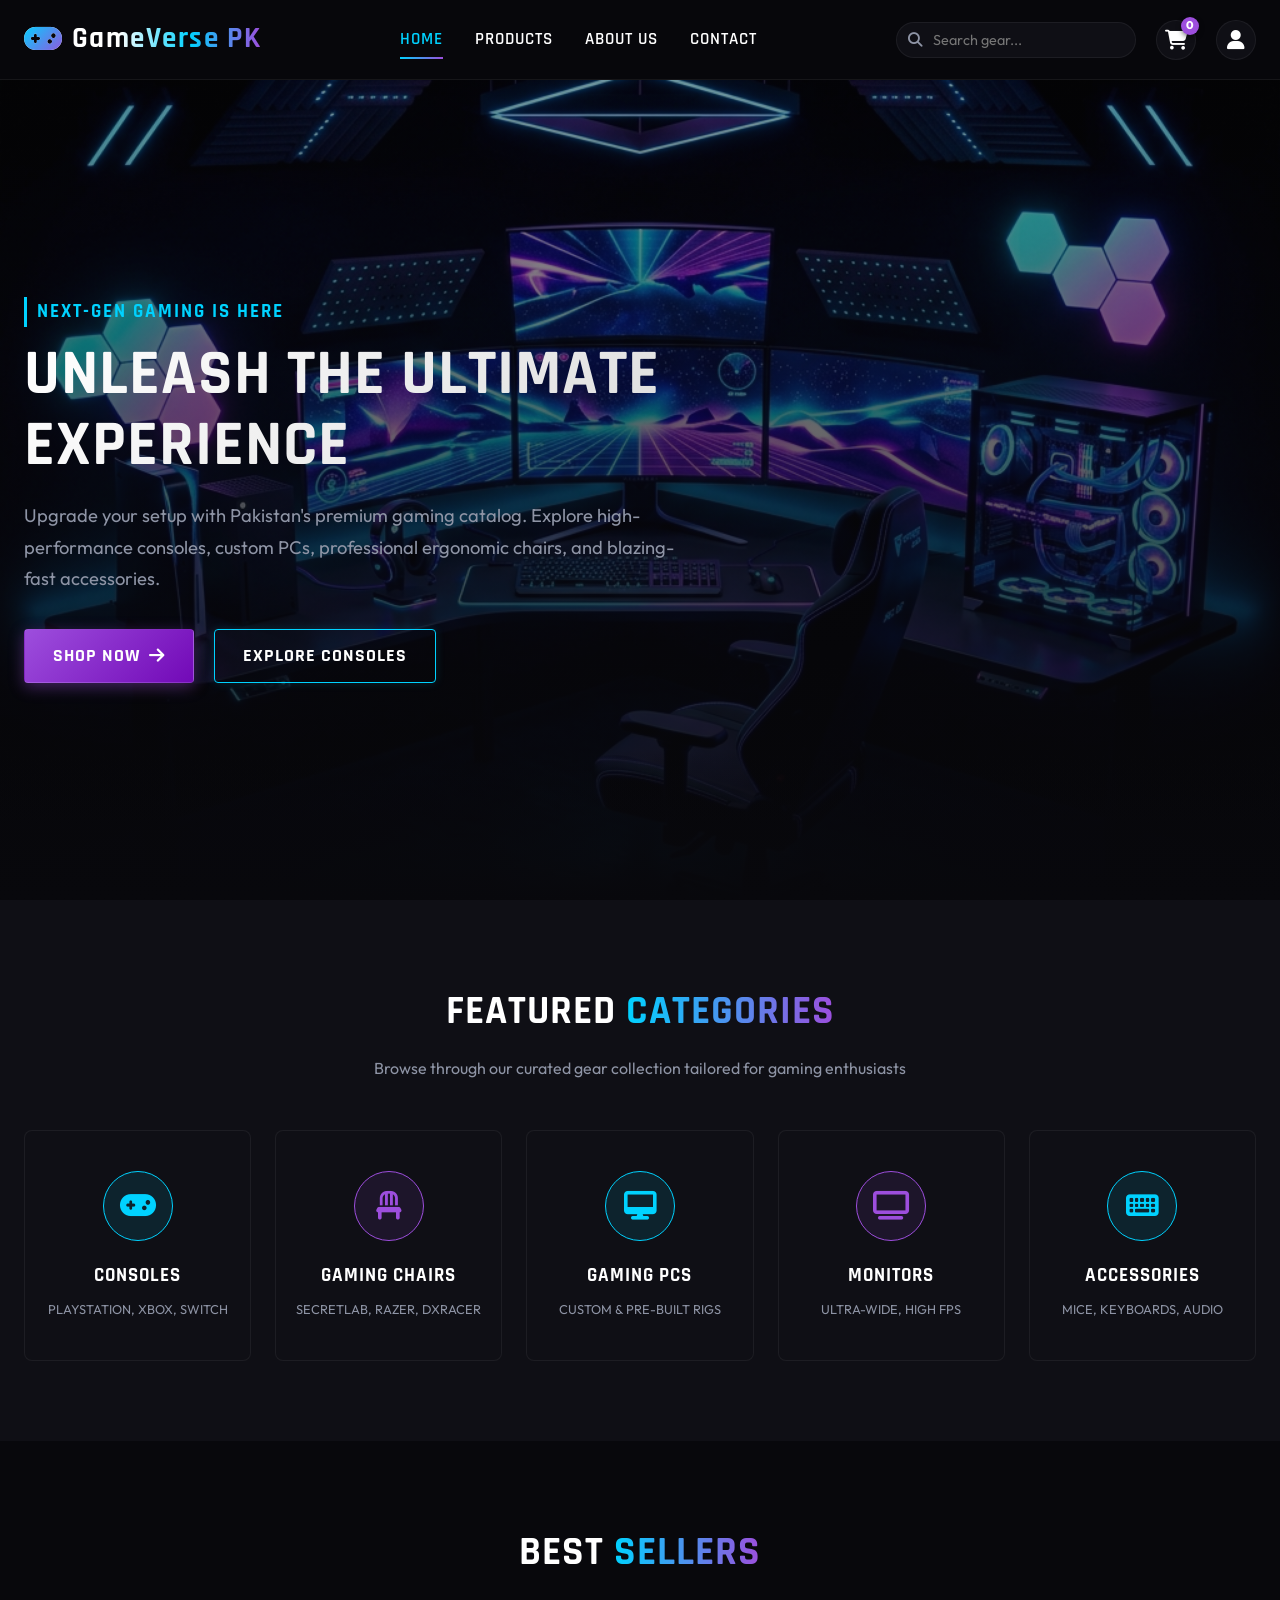
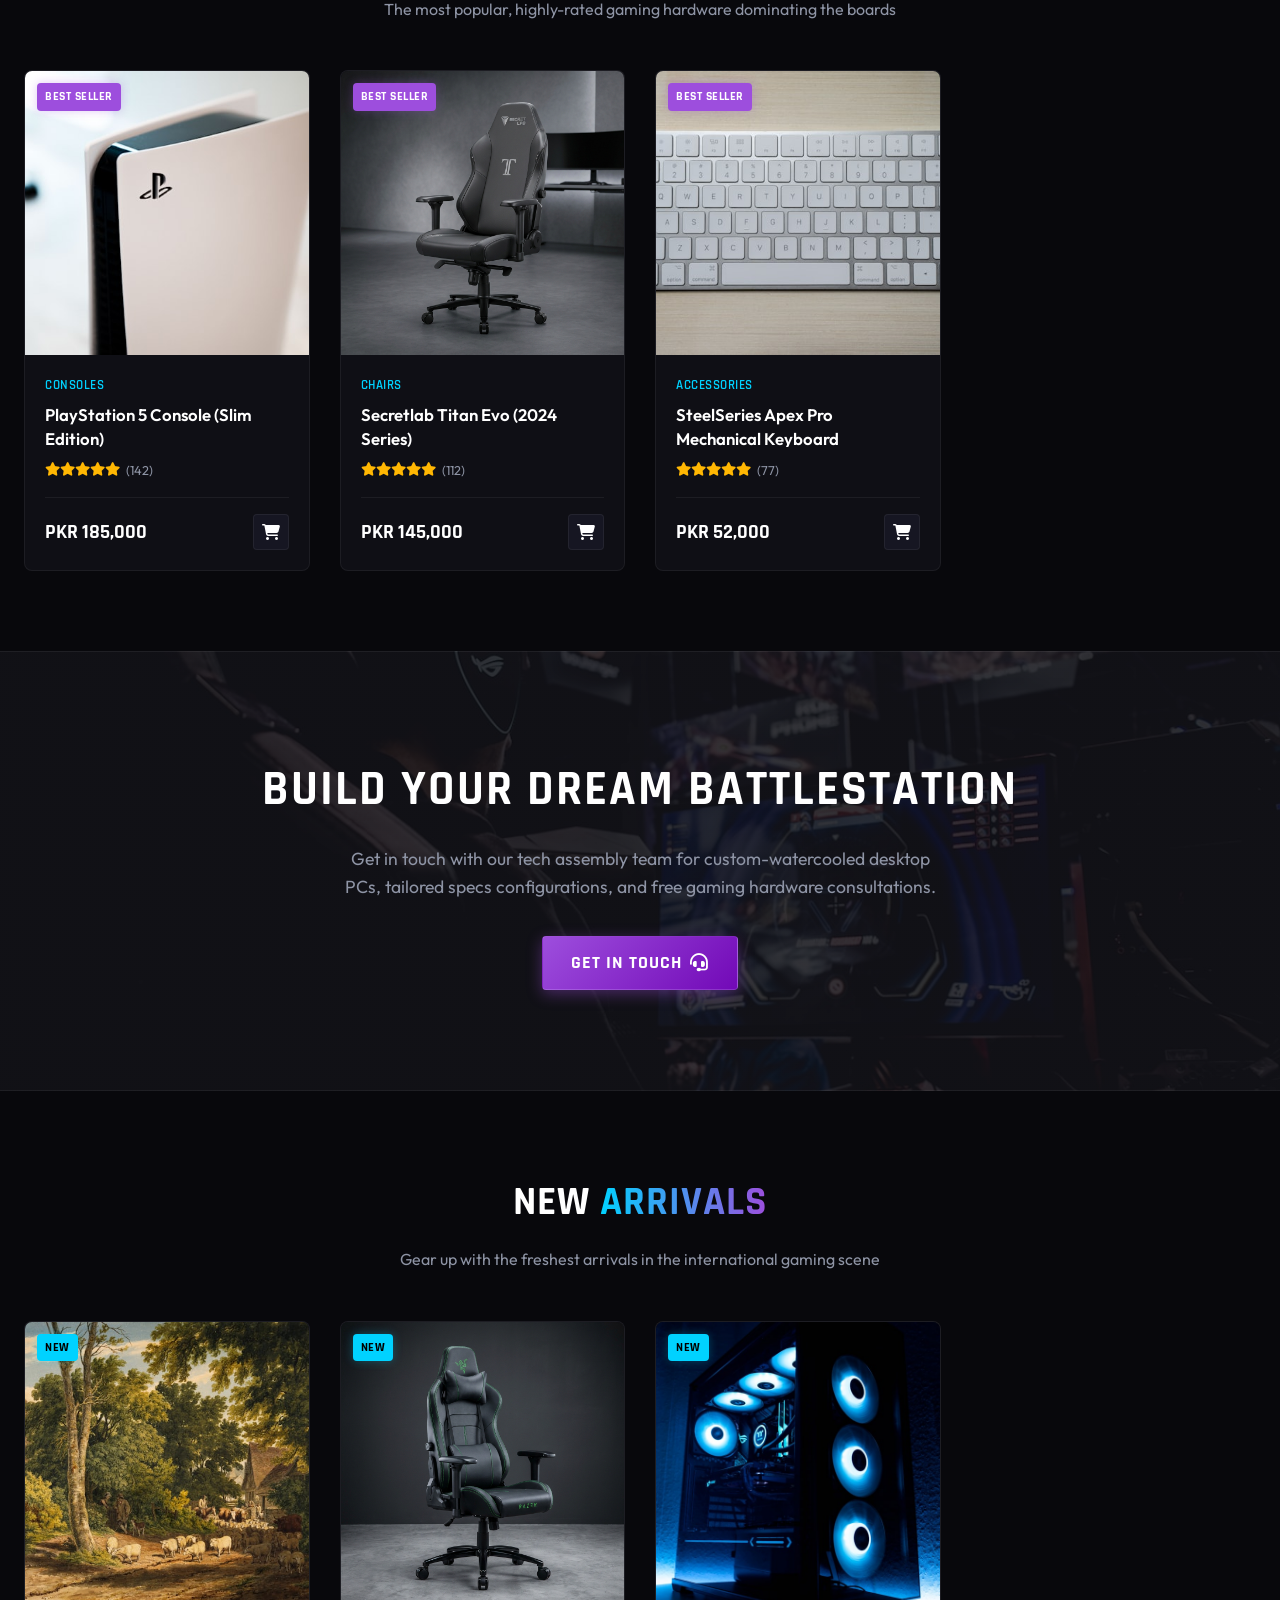
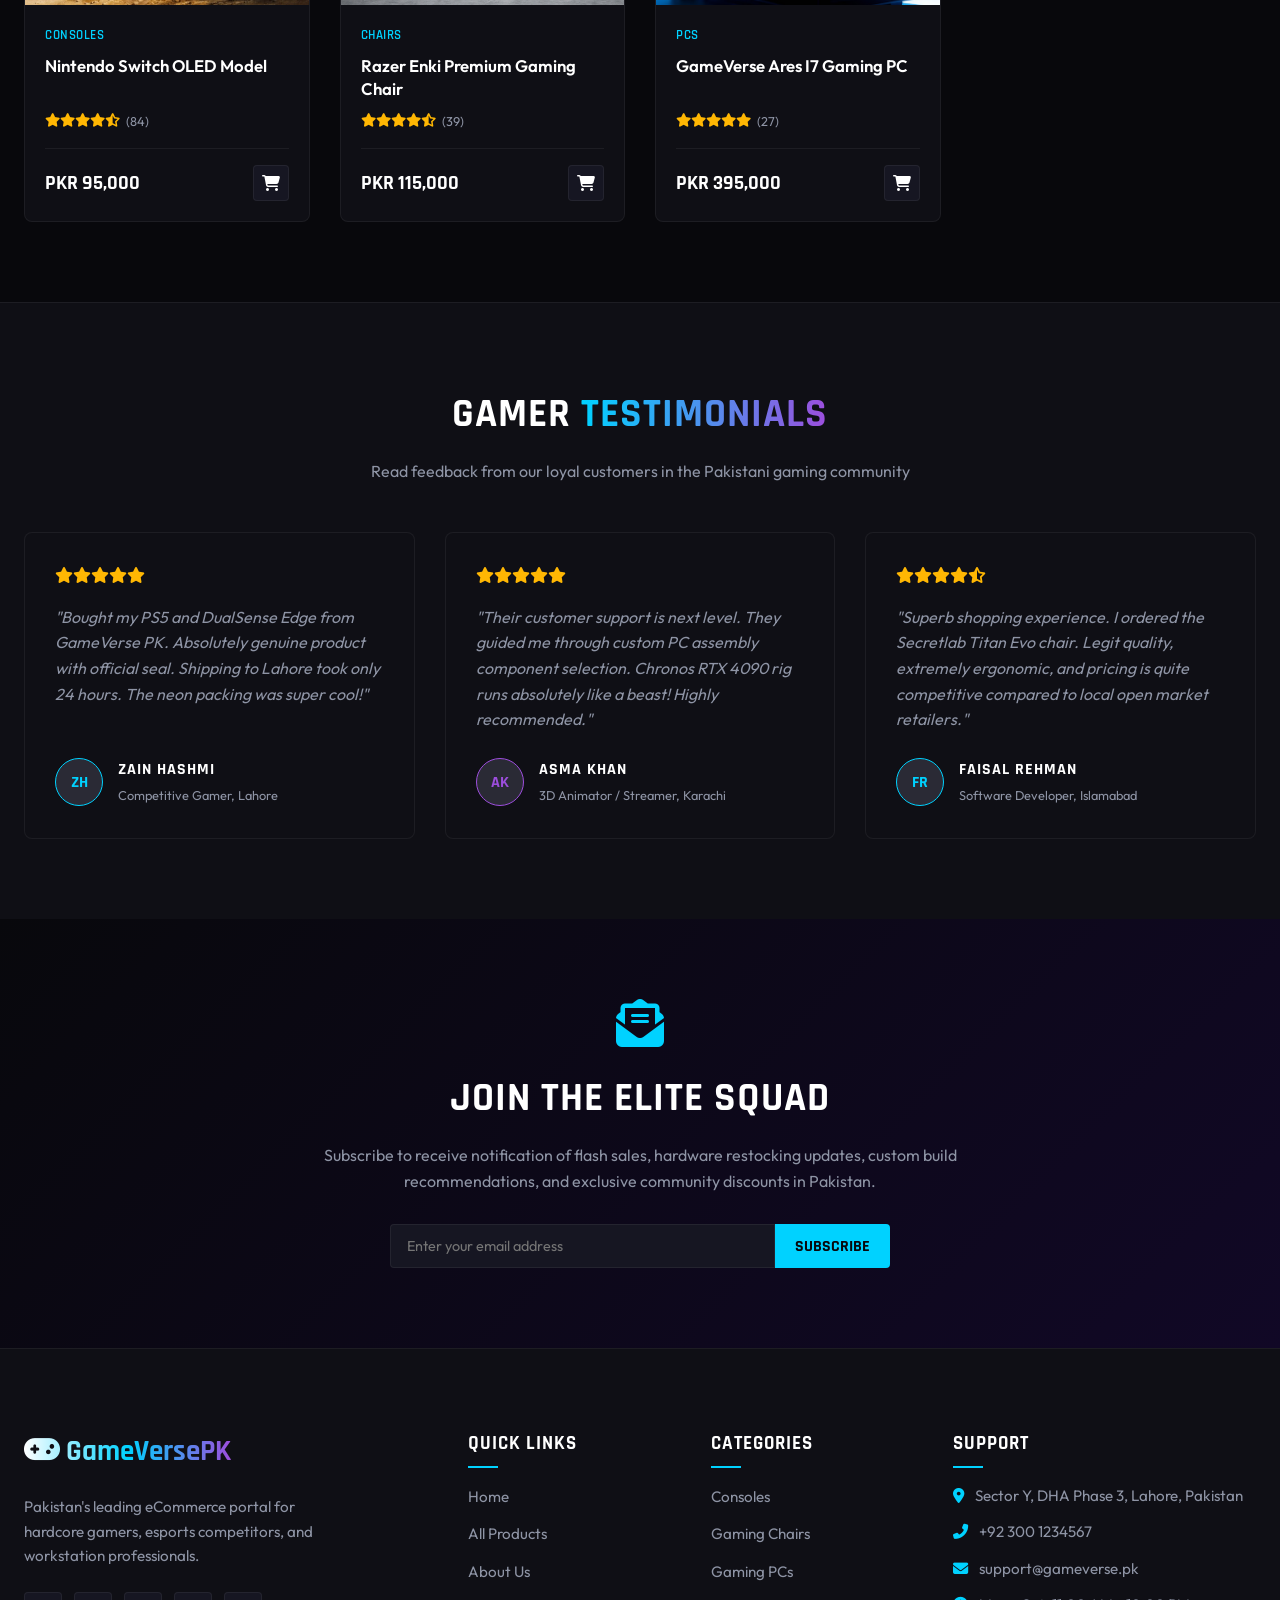
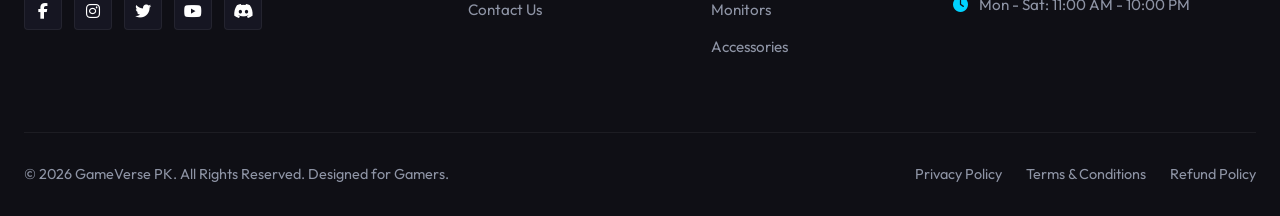
<file: Gaming e commerence/index.html>
<!DOCTYPE html>
<html lang="en">
<head>
  <meta charset="UTF-8">
  <meta name="viewport" content="width=device-width, initial-scale=1.0">
  <title>GameVerse PK | Premium Gaming Store Pakistan</title>
  <meta name="description" content="Welcome to GameVerse PK - Pakistan's ultimate destination for premium gaming consoles, chairs, custom gaming PCs, accessories, and high-refresh monitors. Get the best gear at the best PKR prices.">
  
  <!-- CSS Stylesheets -->
  <link rel="stylesheet" href="css/style.css">
  <link rel="stylesheet" href="css/products.css">
  <link rel="stylesheet" href="css/responsive.css">
  
  <!-- FontAwesome Icons CDN -->
  <link rel="stylesheet" href="https://cdnjs.cloudflare.com/ajax/libs/font-awesome/6.4.2/css/all.min.css">
</head>
<body>

  <!-- Sticky Glassmorphic Header -->
  <header class="header">
    <div class="container">
      <a href="index.html" class="logo">
        <i class="fas fa-gamepad"></i> GameVerse<span>PK</span>
      </a>
      
      <nav class="nav-menu" id="nav-menu">
        <a href="index.html" class="nav-link active">Home</a>
        <a href="products.html" class="nav-link">Products</a>
        <a href="about.html" class="nav-link">About Us</a>
        <a href="contact.html" class="nav-link">Contact</a>
      </nav>

      <div class="header-actions">
        <form class="header-search" id="header-search-form">
          <i class="fas fa-search"></i>
          <input type="text" id="header-search-input" placeholder="Search gear...">
        </form>
        
        <a href="cart.html" class="action-btn" title="View Cart">
          <i class="fas fa-shopping-cart"></i>
          <span id="cart-count">0</span>
        </a>

        <div class="action-btn" id="user-profile-btn" title="Account" onclick="showToast('Profile management coming soon!')">
          <i class="fas fa-user"></i>
        </div>

        <div class="mobile-menu-toggle" id="mobile-menu-toggle">
          <span></span>
          <span></span>
          <span></span>
        </div>
      </div>
    </div>
  </header>

  <!-- Hero Section -->
  <section class="hero-section" style="position: relative; height: calc(100vh - var(--header-height)); background: linear-gradient(rgba(8, 8, 12, 0.4), rgba(8, 8, 12, 0.9)), url('images/banners/hero.png') no-repeat center center/cover; display: flex; align-items: center;">
    <div class="container" style="position: relative; z-index: 10;">
      <div style="max-width: 650px;">
        <span style="font-family: var(--font-heading); font-size: 1.2rem; font-weight: 700; color: var(--accent-blue); letter-spacing: 2px; text-transform: uppercase; display: inline-block; margin-bottom: 12px; border-left: 3px solid var(--accent-blue); padding-left: 10px;">
          NEXT-GEN GAMING IS HERE
        </span>
        <h1 style="font-size: 4rem; line-height: 1.1; margin-bottom: 20px; font-weight: 800; background: linear-gradient(135deg, #ffffff, #dcdcdc); -webkit-background-clip: text; -webkit-text-fill-color: transparent;">
          UNLEASH THE ULTIMATE EXPERIENCE
        </h1>
        <p style="font-size: 1.15rem; color: var(--text-muted); margin-bottom: 35px; line-height: 1.7;">
          Upgrade your setup with Pakistan's premium gaming catalog. Explore high-performance consoles, custom PCs, professional ergonomic chairs, and blazing-fast accessories.
        </p>
        <div style="display: flex; gap: 20px;">
          <a href="products.html" class="btn btn-primary">Shop Now <i class="fas fa-arrow-right"></i></a>
          <a href="products.html?category=consoles" class="btn btn-secondary">Explore Consoles</a>
        </div>
      </div>
    </div>
    
    <!-- Ambient bottom glowing bar -->
    <div style="position: absolute; bottom: 0; left: 0; right: 0; height: 150px; background: linear-gradient(to top, var(--bg-primary), transparent); pointer-events: none;"></div>
  </section>

  <!-- Featured Categories -->
  <section class="section-padding" style="background-color: var(--bg-secondary);">
    <div class="container">
      <div class="text-center">
        <h2 class="section-title">Featured <span>Categories</span></h2>
        <p class="section-subtitle">Browse through our curated gear collection tailored for gaming enthusiasts</p>
      </div>

      <!-- Categories Hex/Card Grid -->
      <div style="display: grid; grid-template-columns: repeat(auto-fit, minmax(200px, 1fr)); gap: 24px;">
        <!-- Consoles -->
        <a href="products.html?category=consoles" class="glow-card" style="display: flex; flex-direction: column; align-items: center; justify-content: center; padding: 40px 20px; text-align: center; text-transform: uppercase;">
          <div style="width: 70px; height: 70px; border-radius: 50%; background: rgba(0, 210, 255, 0.1); border: 1px solid var(--accent-blue); display: flex; align-items: center; justify-content: center; margin-bottom: 20px; color: var(--accent-blue); font-size: 1.8rem; transition: var(--transition);">
            <i class="fas fa-gamepad"></i>
          </div>
          <h3 style="font-size: 1.2rem; color: #fff; margin-bottom: 8px;">Consoles</h3>
          <span style="font-size: 0.8rem; color: var(--text-muted);">PlayStation, Xbox, Switch</span>
        </a>

        <!-- Chairs -->
        <a href="products.html?category=chairs" class="glow-card" style="display: flex; flex-direction: column; align-items: center; justify-content: center; padding: 40px 20px; text-align: center; text-transform: uppercase;">
          <div style="width: 70px; height: 70px; border-radius: 50%; background: rgba(157, 78, 221, 0.1); border: 1px solid var(--accent-purple); display: flex; align-items: center; justify-content: center; margin-bottom: 20px; color: var(--accent-purple); font-size: 1.8rem; transition: var(--transition);">
            <i class="fas fa-chair"></i>
          </div>
          <h3 style="font-size: 1.2rem; color: #fff; margin-bottom: 8px;">Gaming Chairs</h3>
          <span style="font-size: 0.8rem; color: var(--text-muted);">Secretlab, Razer, DXRacer</span>
        </a>

        <!-- PCs -->
        <a href="products.html?category=pcs" class="glow-card" style="display: flex; flex-direction: column; align-items: center; justify-content: center; padding: 40px 20px; text-align: center; text-transform: uppercase;">
          <div style="width: 70px; height: 70px; border-radius: 50%; background: rgba(0, 210, 255, 0.1); border: 1px solid var(--accent-blue); display: flex; align-items: center; justify-content: center; margin-bottom: 20px; color: var(--accent-blue); font-size: 1.8rem; transition: var(--transition);">
            <i class="fas fa-desktop"></i>
          </div>
          <h3 style="font-size: 1.2rem; color: #fff; margin-bottom: 8px;">Gaming PCs</h3>
          <span style="font-size: 0.8rem; color: var(--text-muted);">Custom & pre-built rigs</span>
        </a>

        <!-- Monitors -->
        <a href="products.html?category=monitors" class="glow-card" style="display: flex; flex-direction: column; align-items: center; justify-content: center; padding: 40px 20px; text-align: center; text-transform: uppercase;">
          <div style="width: 70px; height: 70px; border-radius: 50%; background: rgba(157, 78, 221, 0.1); border: 1px solid var(--accent-purple); display: flex; align-items: center; justify-content: center; margin-bottom: 20px; color: var(--accent-purple); font-size: 1.8rem; transition: var(--transition);">
            <i class="fas fa-tv"></i>
          </div>
          <h3 style="font-size: 1.2rem; color: #fff; margin-bottom: 8px;">Monitors</h3>
          <span style="font-size: 0.8rem; color: var(--text-muted);">Ultra-wide, High FPS</span>
        </a>

        <!-- Accessories -->
        <a href="products.html?category=accessories" class="glow-card" style="display: flex; flex-direction: column; align-items: center; justify-content: center; padding: 40px 20px; text-align: center; text-transform: uppercase;">
          <div style="width: 70px; height: 70px; border-radius: 50%; background: rgba(0, 210, 255, 0.1); border: 1px solid var(--accent-blue); display: flex; align-items: center; justify-content: center; margin-bottom: 20px; color: var(--accent-blue); font-size: 1.8rem; transition: var(--transition);">
            <i class="fas fa-keyboard"></i>
          </div>
          <h3 style="font-size: 1.2rem; color: #fff; margin-bottom: 8px;">Accessories</h3>
          <span style="font-size: 0.8rem; color: var(--text-muted);">Mice, Keyboards, Audio</span>
        </a>
      </div>
    </div>
  </section>

  <!-- Best Sellers -->
  <section class="section-padding">
    <div class="container">
      <div class="text-center">
        <h2 class="section-title">Best <span>Sellers</span></h2>
        <p class="section-subtitle">The most popular, highly-rated gaming hardware dominating the boards</p>
      </div>

      <div class="product-grid">
        <!-- PS5 -->
        <div class="product-card">
          <div class="product-img-wrapper">
            <div class="product-badges">
              <span class="badge badge-bestseller">Best Seller</span>
            </div>
            <a href="product-details.html?id=1" class="product-img">
              <img src="images/products/playstation-5.jpg" alt="PlayStation 5 Console">
            </a>
          </div>
          <div class="product-info">
            <span class="product-category">consoles</span>
            <a href="product-details.html?id=1" class="product-title-link">PlayStation 5 Console (Slim Edition)</a>
            <div class="product-rating">
              <span class="stars"><i class="fas fa-star"></i><i class="fas fa-star"></i><i class="fas fa-star"></i><i class="fas fa-star"></i><i class="fas fa-star"></i></span>
              <span class="rating-count">(142)</span>
            </div>
            <div class="product-footer">
              <span class="product-price">PKR 185,000</span>
              <button class="product-add-cart" data-id="1" onclick="addToCart(1, 1)">
                <i class="fas fa-shopping-cart"></i>
              </button>
            </div>
          </div>
        </div>

        <!-- Secretlab Titan Evo -->
        <div class="product-card">
          <div class="product-img-wrapper">
            <div class="product-badges">
              <span class="badge badge-bestseller">Best Seller</span>
            </div>
            <a href="product-details.html?id=6" class="product-img">
              <img src="images/products/secretlab-titan.png" alt="Secretlab Titan Evo">
            </a>
          </div>
          <div class="product-info">
            <span class="product-category">chairs</span>
            <a href="product-details.html?id=6" class="product-title-link">Secretlab Titan Evo (2024 Series)</a>
            <div class="product-rating">
              <span class="stars"><i class="fas fa-star"></i><i class="fas fa-star"></i><i class="fas fa-star"></i><i class="fas fa-star"></i><i class="fas fa-star"></i></span>
              <span class="rating-count">(112)</span>
            </div>
            <div class="product-footer">
              <span class="product-price">PKR 145,000</span>
              <button class="product-add-cart" data-id="6" onclick="addToCart(6, 1)">
                <i class="fas fa-shopping-cart"></i>
              </button>
            </div>
          </div>
        </div>

        <!-- SteelSeries Apex Pro -->
        <div class="product-card">
          <div class="product-img-wrapper">
            <div class="product-badges">
              <span class="badge badge-bestseller">Best Seller</span>
            </div>
            <a href="product-details.html?id=14" class="product-img">
              <img src="images/products/steelseries-keyboard.jpg" alt="SteelSeries Apex Pro">
            </a>
          </div>
          <div class="product-info">
            <span class="product-category">accessories</span>
            <a href="product-details.html?id=14" class="product-title-link">SteelSeries Apex Pro Mechanical Keyboard</a>
            <div class="product-rating">
              <span class="stars"><i class="fas fa-star"></i><i class="fas fa-star"></i><i class="fas fa-star"></i><i class="fas fa-star"></i><i class="fas fa-star"></i></span>
              <span class="rating-count">(77)</span>
            </div>
            <div class="product-footer">
              <span class="product-price">PKR 52,000</span>
              <button class="product-add-cart" data-id="14" onclick="addToCart(14, 1)">
                <i class="fas fa-shopping-cart"></i>
              </button>
            </div>
          </div>
        </div>
      </div>
    </div>
  </section>

  <!-- Mid banner / Call to action -->
  <section style="background: linear-gradient(rgba(15,15,21,0.85), rgba(15,15,21,0.85)), url('images/banners/section-bg.jpg') no-repeat center center/cover; padding: 100px 0; text-align: center; border-top: 1px solid var(--border-color); border-bottom: 1px solid var(--border-color);">
    <div class="container">
      <h2 style="font-family: var(--font-heading); font-size: 3rem; font-weight: 800; margin-bottom: 16px; letter-spacing: 2px;">BUILD YOUR DREAM BATTLESTATION</h2>
      <p style="color: var(--text-muted); max-width: 600px; margin: 0 auto 35px auto; font-size: 1.1rem;">
        Get in touch with our tech assembly team for custom-watercooled desktop PCs, tailored specs configurations, and free gaming hardware consultations.
      </p>
      <a href="contact.html" class="btn btn-primary">Get in Touch <i class="fas fa-headset"></i></a>
    </div>
  </section>

  <!-- New Arrivals -->
  <section class="section-padding">
    <div class="container">
      <div class="text-center">
        <h2 class="section-title">New <span>Arrivals</span></h2>
        <p class="section-subtitle">Gear up with the freshest arrivals in the international gaming scene</p>
      </div>

      <div class="product-grid">
        <!-- Nintendo Switch OLED -->
        <div class="product-card">
          <div class="product-img-wrapper">
            <div class="product-badges">
              <span class="badge badge-new">New</span>
            </div>
            <a href="product-details.html?id=3" class="product-img">
              <img src="images/products/nintendo-switch.jpg" alt="Nintendo Switch OLED">
            </a>
          </div>
          <div class="product-info">
            <span class="product-category">consoles</span>
            <a href="product-details.html?id=3" class="product-title-link">Nintendo Switch OLED Model</a>
            <div class="product-rating">
              <span class="stars"><i class="fas fa-star"></i><i class="fas fa-star"></i><i class="fas fa-star"></i><i class="fas fa-star"></i><i class="fas fa-star-half-alt"></i></span>
              <span class="rating-count">(84)</span>
            </div>
            <div class="product-footer">
              <span class="product-price">PKR 95,000</span>
              <button class="product-add-cart" data-id="3" onclick="addToCart(3, 1)">
                <i class="fas fa-shopping-cart"></i>
              </button>
            </div>
          </div>
        </div>

        <!-- Razer Enki -->
        <div class="product-card">
          <div class="product-img-wrapper">
            <div class="product-badges">
              <span class="badge badge-new">New</span>
            </div>
            <a href="product-details.html?id=5" class="product-img">
              <img src="images/products/razer-enki.png" alt="Razer Enki Chair">
            </a>
          </div>
          <div class="product-info">
            <span class="product-category">chairs</span>
            <a href="product-details.html?id=5" class="product-title-link">Razer Enki Premium Gaming Chair</a>
            <div class="product-rating">
              <span class="stars"><i class="fas fa-star"></i><i class="fas fa-star"></i><i class="fas fa-star"></i><i class="fas fa-star"></i><i class="fas fa-star-half-alt"></i></span>
              <span class="rating-count">(39)</span>
            </div>
            <div class="product-footer">
              <span class="product-price">PKR 115,000</span>
              <button class="product-add-cart" data-id="5" onclick="addToCart(5, 1)">
                <i class="fas fa-shopping-cart"></i>
              </button>
            </div>
          </div>
        </div>

        <!-- GameVerse Ares PC -->
        <div class="product-card">
          <div class="product-img-wrapper">
            <div class="product-badges">
              <span class="badge badge-new">New</span>
            </div>
            <a href="product-details.html?id=7" class="product-img">
              <img src="images/products/ares-i7-pc.jpg" alt="GameVerse Ares PC">
            </a>
          </div>
          <div class="product-info">
            <span class="product-category">pcs</span>
            <a href="product-details.html?id=7" class="product-title-link">GameVerse Ares I7 Gaming PC</a>
            <div class="product-rating">
              <span class="stars"><i class="fas fa-star"></i><i class="fas fa-star"></i><i class="fas fa-star"></i><i class="fas fa-star"></i><i class="fas fa-star"></i></span>
              <span class="rating-count">(27)</span>
            </div>
            <div class="product-footer">
              <span class="product-price">PKR 395,000</span>
              <button class="product-add-cart" data-id="7" onclick="addToCart(7, 1)">
                <i class="fas fa-shopping-cart"></i>
              </button>
            </div>
          </div>
        </div>
      </div>
    </div>
  </section>

  <!-- Testimonials -->
  <section class="section-padding" style="background-color: var(--bg-secondary); border-top: 1px solid var(--border-color);">
    <div class="container">
      <div class="text-center">
        <h2 class="section-title">Gamer <span>Testimonials</span></h2>
        <p class="section-subtitle">Read feedback from our loyal customers in the Pakistani gaming community</p>
      </div>

      <div style="display: grid; grid-template-columns: repeat(auto-fit, minmax(320px, 1fr)); gap: 30px;">
        <!-- Testimonial 1 -->
        <div class="glow-card" style="padding: 30px; display: flex; flex-direction: column;">
          <div class="stars" style="margin-bottom: 16px; font-size: 1rem;"><i class="fas fa-star"></i><i class="fas fa-star"></i><i class="fas fa-star"></i><i class="fas fa-star"></i><i class="fas fa-star"></i></div>
          <p style="color: var(--text-muted); font-style: italic; margin-bottom: 24px; flex-grow: 1;">
            "Bought my PS5 and DualSense Edge from GameVerse PK. Absolutely genuine product with official seal. Shipping to Lahore took only 24 hours. The neon packing was super cool!"
          </p>
          <div style="display: flex; align-items: center; gap: 15px;">
            <div style="width: 48px; height: 48px; border-radius: 50%; background: #2a2a35; border: 1px solid var(--accent-blue); display: flex; align-items: center; justify-content: center; font-weight: 800; font-family: var(--font-heading); color: var(--accent-blue);">
              ZH
            </div>
            <div>
              <h4 style="font-size: 1rem; color: #fff;">Zain Hashmi</h4>
              <span style="font-size: 0.8rem; color: var(--text-muted);">Competitive Gamer, Lahore</span>
            </div>
          </div>
        </div>

        <!-- Testimonial 2 -->
        <div class="glow-card" style="padding: 30px; display: flex; flex-direction: column;">
          <div class="stars" style="margin-bottom: 16px; font-size: 1rem;"><i class="fas fa-star"></i><i class="fas fa-star"></i><i class="fas fa-star"></i><i class="fas fa-star"></i><i class="fas fa-star"></i></div>
          <p style="color: var(--text-muted); font-style: italic; margin-bottom: 24px; flex-grow: 1;">
            "Their customer support is next level. They guided me through custom PC assembly component selection. Chronos RTX 4090 rig runs absolutely like a beast! Highly recommended."
          </p>
          <div style="display: flex; align-items: center; gap: 15px;">
            <div style="width: 48px; height: 48px; border-radius: 50%; background: #2a2a35; border: 1px solid var(--accent-purple); display: flex; align-items: center; justify-content: center; font-weight: 800; font-family: var(--font-heading); color: var(--accent-purple);">
              AK
            </div>
            <div>
              <h4 style="font-size: 1rem; color: #fff;">Asma Khan</h4>
              <span style="font-size: 0.8rem; color: var(--text-muted);">3D Animator / Streamer, Karachi</span>
            </div>
          </div>
        </div>

        <!-- Testimonial 3 -->
        <div class="glow-card" style="padding: 30px; display: flex; flex-direction: column;">
          <div class="stars" style="margin-bottom: 16px; font-size: 1rem;"><i class="fas fa-star"></i><i class="fas fa-star"></i><i class="fas fa-star"></i><i class="fas fa-star"></i><i class="fas fa-star-half-alt"></i></div>
          <p style="color: var(--text-muted); font-style: italic; margin-bottom: 24px; flex-grow: 1;">
            "Superb shopping experience. I ordered the Secretlab Titan Evo chair. Legit quality, extremely ergonomic, and pricing is quite competitive compared to local open market retailers."
          </p>
          <div style="display: flex; align-items: center; gap: 15px;">
            <div style="width: 48px; height: 48px; border-radius: 50%; background: #2a2a35; border: 1px solid var(--accent-blue); display: flex; align-items: center; justify-content: center; font-weight: 800; font-family: var(--font-heading); color: var(--accent-blue);">
              FR
            </div>
            <div>
              <h4 style="font-size: 1rem; color: #fff;">Faisal Rehman</h4>
              <span style="font-size: 0.8rem; color: var(--text-muted);">Software Developer, Islamabad</span>
            </div>
          </div>
        </div>
      </div>
    </div>
  </section>

  <!-- Newsletter Signup -->
  <section class="section-padding" style="background: linear-gradient(135deg, var(--bg-primary), #110826);">
    <div class="container" style="max-width: 750px; text-align: center;">
      <i class="fas fa-envelope-open-text" style="font-size: 3rem; color: var(--accent-blue); margin-bottom: 20px;"></i>
      <h2 style="font-family: var(--font-heading); font-size: 2.5rem; margin-bottom: 12px; font-weight: 800;">JOIN THE ELITE SQUAD</h2>
      <p style="color: var(--text-muted); margin-bottom: 30px;">
        Subscribe to receive notification of flash sales, hardware restocking updates, custom build recommendations, and exclusive community discounts in Pakistan.
      </p>
      
      <form class="newsletter-form" id="newsletter-form" style="max-width: 500px; margin: 0 auto;">
        <input type="email" placeholder="Enter your email address" required>
        <button type="submit">Subscribe</button>
      </form>
    </div>
  </section>

  <!-- Footer Component -->
  <footer class="footer">
    <div class="container">
      <div class="footer-grid">
        <div>
          <a href="index.html" class="footer-logo">
            <i class="fas fa-gamepad"></i> GameVerse<span>PK</span>
          </a>
          <p class="footer-desc">
            Pakistan's leading eCommerce portal for hardcore gamers, esports competitors, and workstation professionals.
          </p>
          <div class="social-links">
            <a href="https://facebook.com" target="_blank" class="social-link"><i class="fab fa-facebook-f"></i></a>
            <a href="https://instagram.com" target="_blank" class="social-link"><i class="fab fa-instagram"></i></a>
            <a href="https://twitter.com" target="_blank" class="social-link"><i class="fab fa-twitter"></i></a>
            <a href="https://youtube.com" target="_blank" class="social-link"><i class="fab fa-youtube"></i></a>
            <a href="https://discord.com" target="_blank" class="social-link"><i class="fab fa-discord"></i></a>
          </div>
        </div>

        <div>
          <h4 class="footer-title">Quick Links</h4>
          <ul class="footer-links">
            <li><a href="index.html">Home</a></li>
            <li><a href="products.html">All Products</a></li>
            <li><a href="about.html">About Us</a></li>
            <li><a href="contact.html">Contact Us</a></li>
          </ul>
        </div>

        <div>
          <h4 class="footer-title">Categories</h4>
          <ul class="footer-links">
            <li><a href="products.html?category=consoles">Consoles</a></li>
            <li><a href="products.html?category=chairs">Gaming Chairs</a></li>
            <li><a href="products.html?category=pcs">Gaming PCs</a></li>
            <li><a href="products.html?category=monitors">Monitors</a></li>
            <li><a href="products.html?category=accessories">Accessories</a></li>
          </ul>
        </div>

        <div>
          <h4 class="footer-title">Support</h4>
          <ul class="footer-links" style="color: var(--text-muted); font-size: 0.95rem;">
            <li style="margin-bottom: 12px;"><i class="fas fa-map-marker-alt" style="color: var(--accent-blue); margin-right: 8px;"></i> Sector Y, DHA Phase 3, Lahore, Pakistan</li>
            <li style="margin-bottom: 12px;"><i class="fas fa-phone-alt" style="color: var(--accent-blue); margin-right: 8px;"></i> +92 300 1234567</li>
            <li style="margin-bottom: 12px;"><i class="fas fa-envelope" style="color: var(--accent-blue); margin-right: 8px;"></i> support@gameverse.pk</li>
            <li style="margin-bottom: 12px;"><i class="fas fa-clock" style="color: var(--accent-blue); margin-right: 8px;"></i> Mon - Sat: 11:00 AM - 10:00 PM</li>
          </ul>
        </div>
      </div>

      <div class="footer-bottom">
        <p>&copy; 2026 GameVerse PK. All Rights Reserved. Designed for Gamers.</p>
        <div class="footer-bottom-links">
          <a href="#">Privacy Policy</a>
          <a href="#">Terms & Conditions</a>
          <a href="#">Refund Policy</a>
        </div>
      </div>
    </div>
  </footer>

  <!-- Core JavaScript -->
  <script src="js/products-data.js"></script>
  <script src="js/main.js"></script>
</body>
</html>
</file>
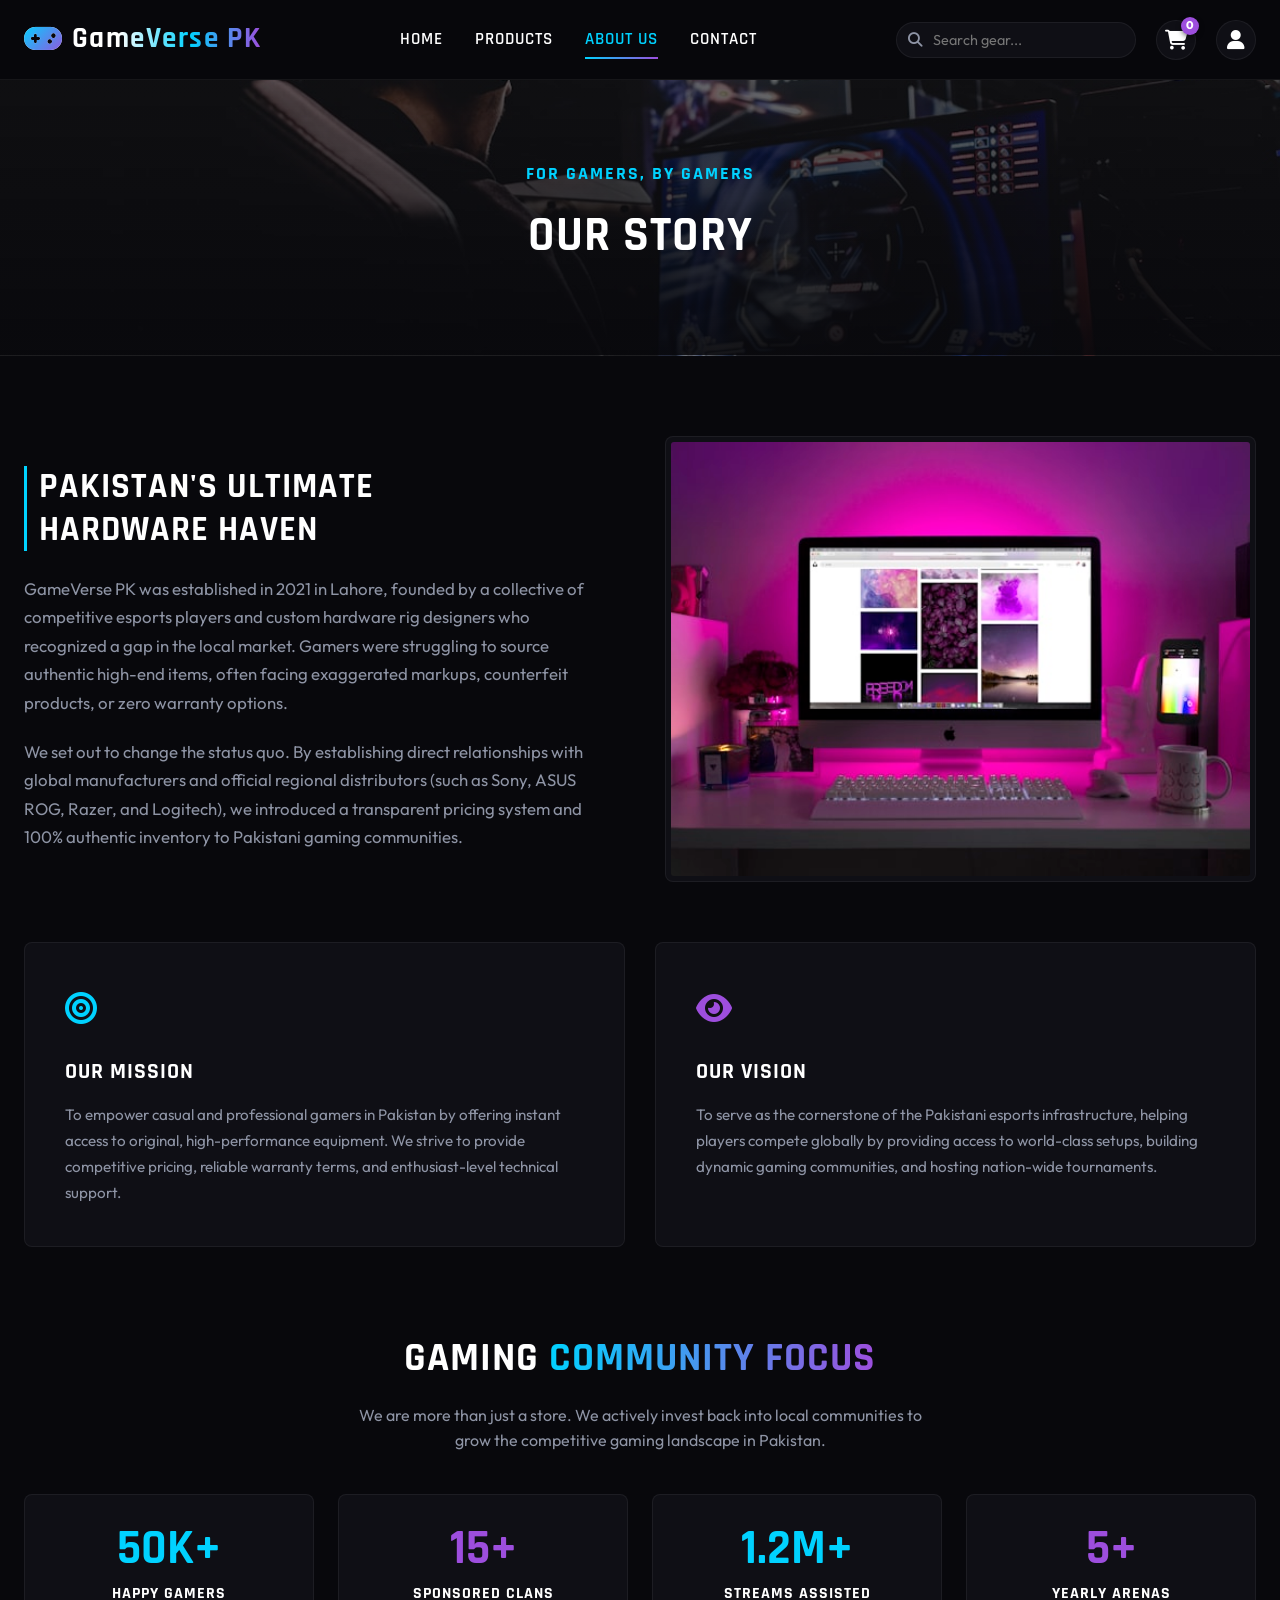
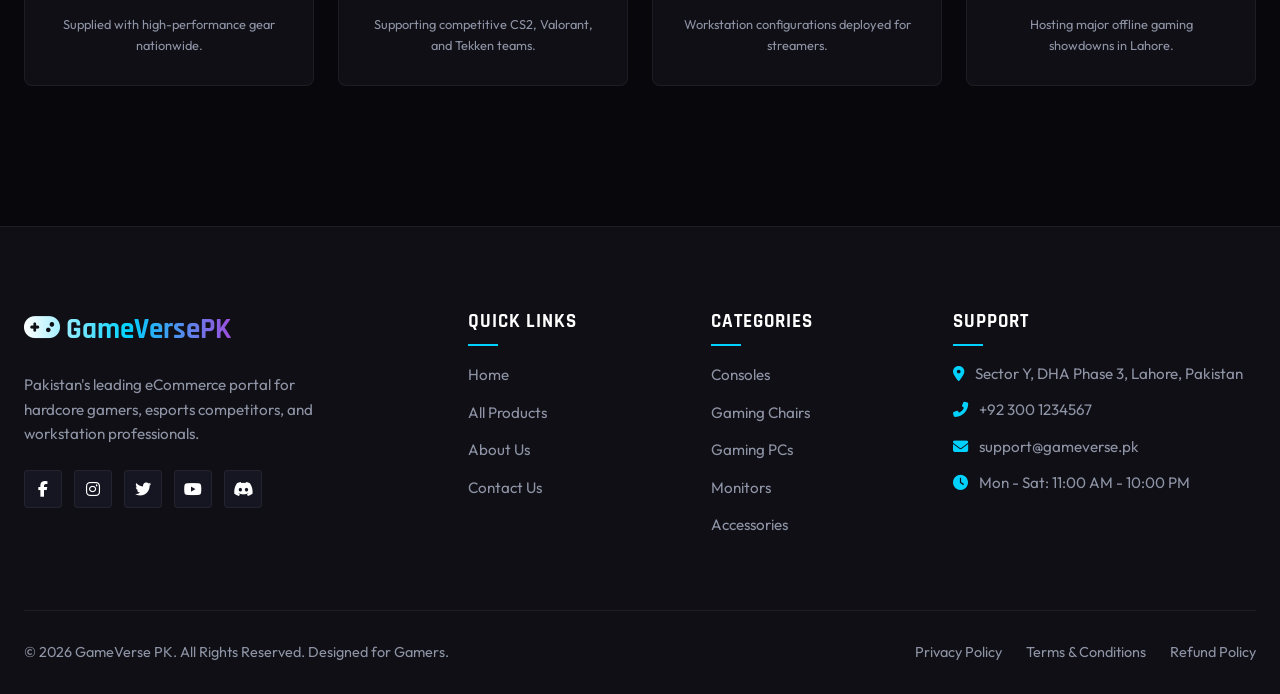
<file: Gaming e commerence/about.html>
<!DOCTYPE html>
<html lang="en">
<head>
  <meta charset="UTF-8">
  <meta name="viewport" content="width=device-width, initial-scale=1.0">
  <title>About Us | GameVerse PK</title>
  <meta name="description" content="Discover the story behind GameVerse PK - Pakistan's premier destination for custom gaming rigs, chairs, and accessories. Learn about our community focus and mission.">
  
  <!-- CSS Stylesheets -->
  <link rel="stylesheet" href="css/style.css">
  <link rel="stylesheet" href="css/products.css">
  <link rel="stylesheet" href="css/responsive.css">
  
  <!-- FontAwesome Icons CDN -->
  <link rel="stylesheet" href="https://cdnjs.cloudflare.com/ajax/libs/font-awesome/6.4.2/css/all.min.css">
</head>
<body>

  <!-- Header -->
  <header class="header">
    <div class="container">
      <a href="index.html" class="logo">
        <i class="fas fa-gamepad"></i> GameVerse<span>PK</span>
      </a>
      
      <nav class="nav-menu" id="nav-menu">
        <a href="index.html" class="nav-link">Home</a>
        <a href="products.html" class="nav-link">Products</a>
        <a href="about.html" class="nav-link active">About Us</a>
        <a href="contact.html" class="nav-link">Contact</a>
      </nav>

      <div class="header-actions">
        <form class="header-search" id="header-search-form">
          <i class="fas fa-search"></i>
          <input type="text" id="header-search-input" placeholder="Search gear...">
        </form>
        
        <a href="cart.html" class="action-btn" title="View Cart">
          <i class="fas fa-shopping-cart"></i>
          <span id="cart-count">0</span>
        </a>

        <div class="action-btn" id="user-profile-btn" title="Account" onclick="showToast('Profile management coming soon!')">
          <i class="fas fa-user"></i>
        </div>

        <div class="mobile-menu-toggle" id="mobile-menu-toggle">
          <span></span>
          <span></span>
          <span></span>
        </div>
      </div>
    </div>
  </header>

  <!-- Banner -->
  <section style="background: linear-gradient(rgba(8, 8, 12, 0.6), rgba(8, 8, 12, 0.95)), url('images/banners/section-bg.jpg') no-repeat center center/cover; padding: 80px 0; text-align: center; border-bottom: 1px solid var(--border-color);">
    <div class="container">
      <span style="font-family: var(--font-heading); font-size: 1.1rem; color: var(--accent-blue); font-weight: 700; letter-spacing: 2px; text-transform: uppercase;">FOR GAMERS, BY GAMERS</span>
      <h1 style="font-family: var(--font-heading); font-size: 3rem; margin-top: 10px; font-weight: 800; text-transform: uppercase;">Our Story</h1>
    </div>
  </section>

  <!-- About Us Section -->
  <section class="section-padding" style="background-color: var(--bg-primary);">
    <div class="container">
      <div style="display: grid; grid-template-columns: 1fr 1fr; gap: 50px; align-items: center; margin-bottom: 60px;">
        <div>
          <h2 style="font-family: var(--font-heading); font-size: 2.2rem; margin-bottom: 24px; border-left: 3px solid var(--accent-blue); padding-left: 12px; line-height: 1.2;">
            PAKISTAN'S ULTIMATE <br><span>HARDWARE HAVEN</span>
          </h2>
          <p style="color: var(--text-muted); margin-bottom: 20px; font-size: 1.05rem; line-height: 1.7;">
            GameVerse PK was established in 2021 in Lahore, founded by a collective of competitive esports players and custom hardware rig designers who recognized a gap in the local market. Gamers were struggling to source authentic high-end items, often facing exaggerated markups, counterfeit products, or zero warranty options.
          </p>
          <p style="color: var(--text-muted); font-size: 1.05rem; line-height: 1.7;">
            We set out to change the status quo. By establishing direct relationships with global manufacturers and official regional distributors (such as Sony, ASUS ROG, Razer, and Logitech), we introduced a transparent pricing system and 100% authentic inventory to Pakistani gaming communities.
          </p>
        </div>
        <div class="glow-card" style="overflow: hidden; border-radius: var(--border-radius-md); padding: 5px;">
          <img src="images/banners/assembly-room.jpg" alt="GameVerse assembly room" style="border-radius: calc(var(--border-radius-md) - 5px); width: 100%; object-fit: cover; aspect-ratio: 4/3;">
        </div>
      </div>

      <!-- Core Mission/Vision -->
      <div style="display: grid; grid-template-columns: 1fr 1fr; gap: 30px; margin-bottom: 80px;">
        <div style="background: var(--bg-secondary); border: 1px solid var(--border-color); padding: 40px; border-radius: var(--border-radius-md); transition: var(--transition);">
          <div style="font-size: 2rem; color: var(--accent-blue); margin-bottom: 20px;"><i class="fas fa-bullseye"></i></div>
          <h3 style="font-family: var(--font-heading); font-size: 1.4rem; color: #fff; margin-bottom: 12px;">Our Mission</h3>
          <p style="color: var(--text-muted); font-size: 0.95rem; line-height: 1.7;">
            To empower casual and professional gamers in Pakistan by offering instant access to original, high-performance equipment. We strive to provide competitive pricing, reliable warranty terms, and enthusiast-level technical support.
          </p>
        </div>
        
        <div style="background: var(--bg-secondary); border: 1px solid var(--border-color); padding: 40px; border-radius: var(--border-radius-md); transition: var(--transition);">
          <div style="font-size: 2rem; color: var(--accent-purple); margin-bottom: 20px;"><i class="fas fa-eye"></i></div>
          <h3 style="font-family: var(--font-heading); font-size: 1.4rem; color: #fff; margin-bottom: 12px;">Our Vision</h3>
          <p style="color: var(--text-muted); font-size: 0.95rem; line-height: 1.7;">
            To serve as the cornerstone of the Pakistani esports infrastructure, helping players compete globally by providing access to world-class setups, building dynamic gaming communities, and hosting nation-wide tournaments.
          </p>
        </div>
      </div>

      <!-- Community Focus & Tournament Section -->
      <div style="text-align: center; margin-bottom: 60px;">
        <h2 class="section-title">Gaming <span>Community Focus</span></h2>
        <p class="section-subtitle" style="max-width: 600px; margin: 0 auto 40px auto;">
          We are more than just a store. We actively invest back into local communities to grow the competitive gaming landscape in Pakistan.
        </p>
        
        <div style="display: grid; grid-template-columns: repeat(4, 1fr); gap: 24px;">
          <div class="glow-card" style="padding: 30px; text-align: center;">
            <div style="font-family: var(--font-heading); font-size: 3rem; font-weight: 800; color: var(--accent-blue); line-height: 1; margin-bottom: 8px;">50K+</div>
            <h4 style="font-size: 1rem; color: #fff; margin-bottom: 8px;">Happy Gamers</h4>
            <p style="font-size: 0.8rem; color: var(--text-muted);">Supplied with high-performance gear nationwide.</p>
          </div>
          
          <div class="glow-card" style="padding: 30px; text-align: center;">
            <div style="font-family: var(--font-heading); font-size: 3rem; font-weight: 800; color: var(--accent-purple); line-height: 1; margin-bottom: 8px;">15+</div>
            <h4 style="font-size: 1rem; color: #fff; margin-bottom: 8px;">Sponsored Clans</h4>
            <p style="font-size: 0.8rem; color: var(--text-muted);">Supporting competitive CS2, Valorant, and Tekken teams.</p>
          </div>

          <div class="glow-card" style="padding: 30px; text-align: center;">
            <div style="font-family: var(--font-heading); font-size: 3rem; font-weight: 800; color: var(--accent-blue); line-height: 1; margin-bottom: 8px;">1.2M+</div>
            <h4 style="font-size: 1rem; color: #fff; margin-bottom: 8px;">Streams Assisted</h4>
            <p style="font-size: 0.8rem; color: var(--text-muted);">Workstation configurations deployed for streamers.</p>
          </div>

          <div class="glow-card" style="padding: 30px; text-align: center;">
            <div style="font-family: var(--font-heading); font-size: 3rem; font-weight: 800; color: var(--accent-purple); line-height: 1; margin-bottom: 8px;">5+</div>
            <h4 style="font-size: 1rem; color: #fff; margin-bottom: 8px;">Yearly Arenas</h4>
            <p style="font-size: 0.8rem; color: var(--text-muted);">Hosting major offline gaming showdowns in Lahore.</p>
          </div>
        </div>
      </div>

    </div>
  </section>

  <!-- Footer -->
  <footer class="footer">
    <div class="container">
      <div class="footer-grid">
        <div>
          <a href="index.html" class="footer-logo">
            <i class="fas fa-gamepad"></i> GameVerse<span>PK</span>
          </a>
          <p class="footer-desc">
            Pakistan's leading eCommerce portal for hardcore gamers, esports competitors, and workstation professionals.
          </p>
          <div class="social-links">
            <a href="https://facebook.com" target="_blank" class="social-link"><i class="fab fa-facebook-f"></i></a>
            <a href="https://instagram.com" target="_blank" class="social-link"><i class="fab fa-instagram"></i></a>
            <a href="https://twitter.com" target="_blank" class="social-link"><i class="fab fa-twitter"></i></a>
            <a href="https://youtube.com" target="_blank" class="social-link"><i class="fab fa-youtube"></i></a>
            <a href="https://discord.com" target="_blank" class="social-link"><i class="fab fa-discord"></i></a>
          </div>
        </div>

        <div>
          <h4 class="footer-title">Quick Links</h4>
          <ul class="footer-links">
            <li><a href="index.html">Home</a></li>
            <li><a href="products.html">All Products</a></li>
            <li><a href="about.html">About Us</a></li>
            <li><a href="contact.html">Contact Us</a></li>
          </ul>
        </div>

        <div>
          <h4 class="footer-title">Categories</h4>
          <ul class="footer-links">
            <li><a href="products.html?category=consoles">Consoles</a></li>
            <li><a href="products.html?category=chairs">Gaming Chairs</a></li>
            <li><a href="products.html?category=pcs">Gaming PCs</a></li>
            <li><a href="products.html?category=monitors">Monitors</a></li>
            <li><a href="products.html?category=accessories">Accessories</a></li>
          </ul>
        </div>

        <div>
          <h4 class="footer-title">Support</h4>
          <ul class="footer-links" style="color: var(--text-muted); font-size: 0.95rem;">
            <li style="margin-bottom: 12px;"><i class="fas fa-map-marker-alt" style="color: var(--accent-blue); margin-right: 8px;"></i> Sector Y, DHA Phase 3, Lahore, Pakistan</li>
            <li style="margin-bottom: 12px;"><i class="fas fa-phone-alt" style="color: var(--accent-blue); margin-right: 8px;"></i> +92 300 1234567</li>
            <li style="margin-bottom: 12px;"><i class="fas fa-envelope" style="color: var(--accent-blue); margin-right: 8px;"></i> support@gameverse.pk</li>
            <li style="margin-bottom: 12px;"><i class="fas fa-clock" style="color: var(--accent-blue); margin-right: 8px;"></i> Mon - Sat: 11:00 AM - 10:00 PM</li>
          </ul>
        </div>
      </div>

      <div class="footer-bottom">
        <p>&copy; 2026 GameVerse PK. All Rights Reserved. Designed for Gamers.</p>
        <div class="footer-bottom-links">
          <a href="#">Privacy Policy</a>
          <a href="#">Terms & Conditions</a>
          <a href="#">Refund Policy</a>
        </div>
      </div>
    </div>
  </footer>

  <!-- Core JavaScript -->
  <script src="js/products-data.js"></script>
  <script src="js/main.js"></script>
</body>
</html>
</file>
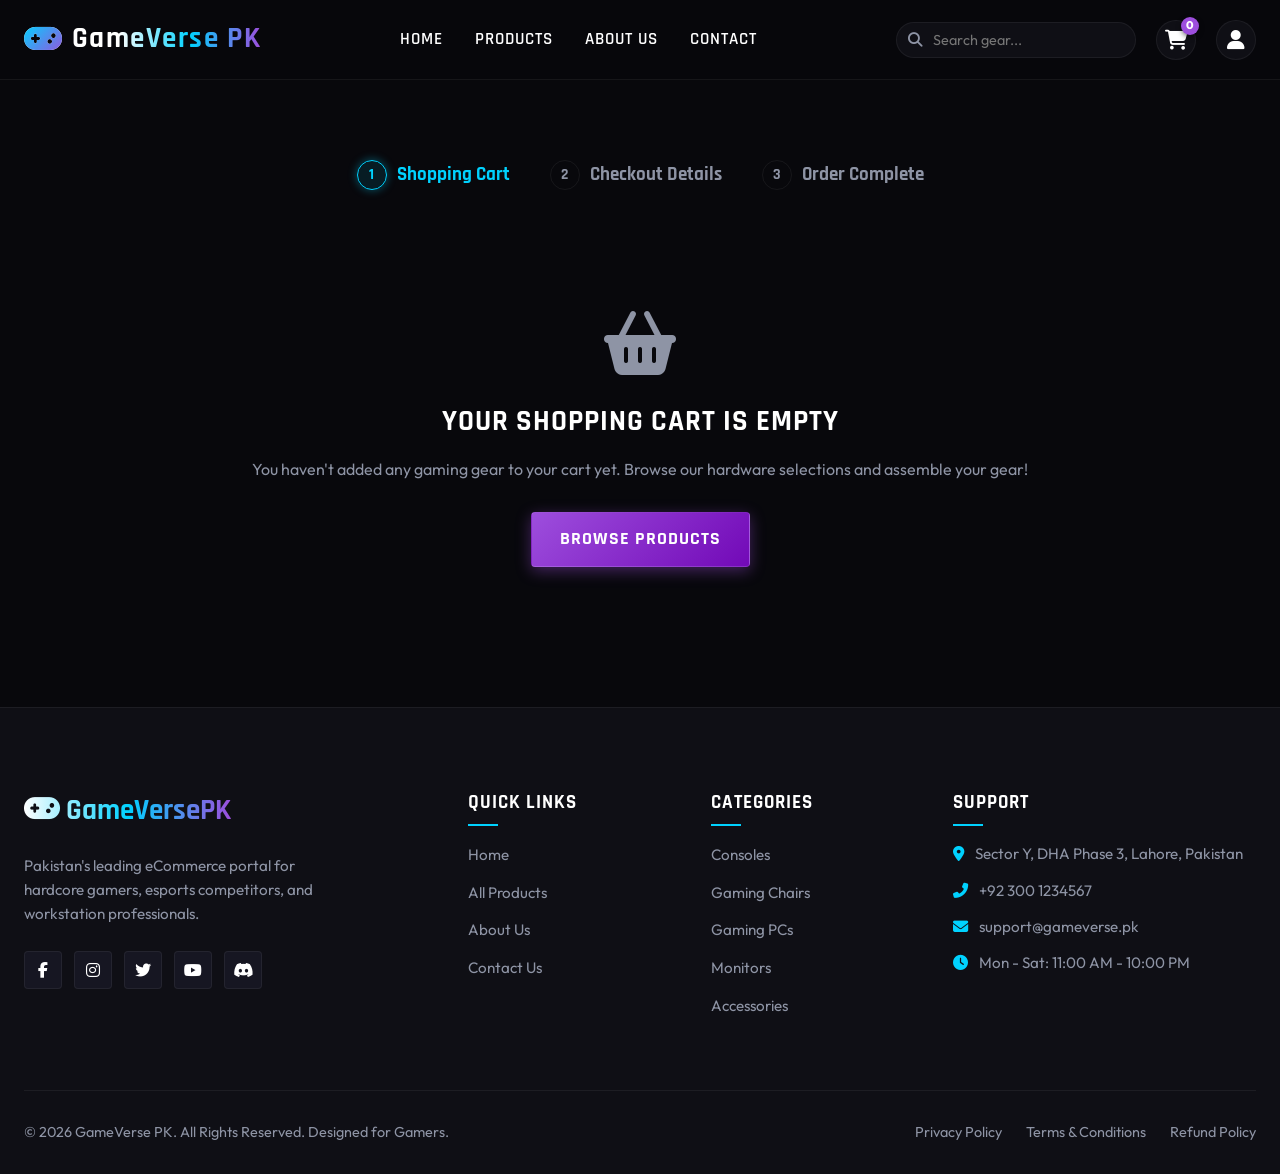
<file: Gaming e commerence/cart.html>
<!DOCTYPE html>
<html lang="en">
<head>
  <meta charset="UTF-8">
  <meta name="viewport" content="width=device-width, initial-scale=1.0">
  <title>Shopping Cart | GameVerse PK</title>
  <meta name="description" content="View items in your GameVerse PK shopping cart. Update quantities, apply promo codes, check shipping rates, and check out securely.">
  
  <!-- CSS Stylesheets -->
  <link rel="stylesheet" href="css/style.css">
  <link rel="stylesheet" href="css/products.css">
  <link rel="stylesheet" href="css/responsive.css">
  
  <!-- FontAwesome Icons CDN -->
  <link rel="stylesheet" href="https://cdnjs.cloudflare.com/ajax/libs/font-awesome/6.4.2/css/all.min.css">
  
  <!-- Custom modal styles overlay -->
  <style>
    /* Checkout Modal Styles */
    .modal-overlay {
      position: fixed;
      top: 0;
      left: 0;
      right: 0;
      bottom: 0;
      background: rgba(0,0,0,0.85);
      z-index: 2000;
      display: flex;
      align-items: center;
      justify-content: center;
      opacity: 0;
      pointer-events: none;
      transition: all 0.3s ease;
      padding: 20px;
    }
    
    .modal-overlay.show {
      opacity: 1;
      pointer-events: auto;
    }
    
    .checkout-modal-card {
      background: var(--bg-secondary);
      border: 1px solid var(--border-color);
      border-radius: var(--border-radius-md);
      max-width: 550px;
      width: 100%;
      padding: 35px;
      box-shadow: 0 10px 40px rgba(0, 0, 0, 0.7);
      position: relative;
      transform: translateY(-20px);
      transition: all 0.3s ease;
    }
    
    .modal-overlay.show .checkout-modal-card {
      transform: translateY(0);
      border-color: var(--accent-blue);
      box-shadow: 0 0 25px rgba(0, 210, 255, 0.15);
    }
    
    .close-modal {
      position: absolute;
      top: 20px;
      right: 20px;
      font-size: 1.3rem;
      cursor: pointer;
      color: var(--text-muted);
      transition: var(--transition-fast);
    }
    
    .close-modal:hover {
      color: #fff;
    }
    
    .form-group {
      margin-bottom: 16px;
    }
    
    .form-group label {
      display: block;
      font-size: 0.85rem;
      color: var(--text-muted);
      margin-bottom: 6px;
      text-transform: uppercase;
      font-weight: 600;
    }
    
    .form-control {
      width: 100%;
      background: var(--bg-tertiary);
      border: 1px solid var(--border-color);
      border-radius: var(--border-radius-sm);
      padding: 10px 14px;
      color: #fff;
      font-size: 0.95rem;
      transition: var(--transition-fast);
    }
    
    .form-control:focus {
      border-color: var(--accent-blue);
      box-shadow: 0 0 8px rgba(0, 210, 255, 0.2);
    }
    
    .form-row {
      display: grid;
      grid-template-columns: 1fr 1fr;
      gap: 16px;
    }
  </style>
</head>
<body>

  <!-- Header -->
  <header class="header">
    <div class="container">
      <a href="index.html" class="logo">
        <i class="fas fa-gamepad"></i> GameVerse<span>PK</span>
      </a>
      
      <nav class="nav-menu" id="nav-menu">
        <a href="index.html" class="nav-link">Home</a>
        <a href="products.html" class="nav-link">Products</a>
        <a href="about.html" class="nav-link">About Us</a>
        <a href="contact.html" class="nav-link">Contact</a>
      </nav>

      <div class="header-actions">
        <form class="header-search" id="header-search-form">
          <i class="fas fa-search"></i>
          <input type="text" id="header-search-input" placeholder="Search gear...">
        </form>
        
        <a href="cart.html" class="action-btn" title="View Cart">
          <i class="fas fa-shopping-cart"></i>
          <span id="cart-count">0</span>
        </a>

        <div class="action-btn" id="user-profile-btn" title="Account" onclick="showToast('Profile management coming soon!')">
          <i class="fas fa-user"></i>
        </div>

        <div class="mobile-menu-toggle" id="mobile-menu-toggle">
          <span></span>
          <span></span>
          <span></span>
        </div>
      </div>
    </div>
  </header>

  <!-- Step progression progress tracker -->
  <section class="section-padding" style="background-color: var(--bg-primary); padding-bottom: 20px;">
    <div class="container">
      <div class="cart-steps">
        <div class="step-item active">
          <span class="step-number">1</span>
          <span>Shopping Cart</span>
        </div>
        <div class="step-item" id="step-checkout-indicator">
          <span class="step-number">2</span>
          <span>Checkout Details</span>
        </div>
        <div class="step-item" id="step-complete-indicator">
          <span class="step-number">3</span>
          <span>Order Complete</span>
        </div>
      </div>
    </div>
  </section>

  <!-- Cart Content Body -->
  <section style="background-color: var(--bg-primary); padding-bottom: 80px; min-height: 450px;">
    <div class="container">
      
      <!-- Empty Cart Fallback State -->
      <div class="empty-cart-state" id="empty-cart-state" style="display: none;">
        <i class="fas fa-shopping-basket"></i>
        <h2>Your Shopping Cart is Empty</h2>
        <p>You haven't added any gaming gear to your cart yet. Browse our hardware selections and assemble your gear!</p>
        <a href="products.html" class="btn btn-primary">Browse Products</a>
      </div>

      <!-- Active Cart split panel layout -->
      <div class="cart-page-wrapper" style="display: none;">
        
        <!-- Left Table panel -->
        <main class="cart-table-container">
          <table class="cart-table">
            <thead>
              <tr>
                <th style="width: 50%;">Product Details</th>
                <th style="width: 15%;">Price</th>
                <th style="width: 18%;">Quantity</th>
                <th style="width: 12%;">Subtotal</th>
                <th style="width: 5%;"></th>
              </tr>
            </thead>
            <tbody id="cart-table-body">
              <!-- Rendered via JavaScript -->
            </tbody>
          </table>
        </main>

        <!-- Right Summary panel -->
        <aside class="cart-summary-card">
          <h3 class="summary-title">Order Summary</h3>
          
          <div class="summary-row">
            <span>Subtotal</span>
            <span id="summary-subtotal">PKR 0</span>
          </div>

          <div class="summary-row">
            <span>Shipping</span>
            <span id="summary-shipping">PKR 0</span>
          </div>
          
          <!-- Interactive shipping banner -->
          <div id="shipping-banner-message" style="background: rgba(157, 78, 221, 0.05); border: 1px solid rgba(157, 78, 221, 0.1); border-radius: var(--border-radius-sm); padding: 12px; font-size: 0.8rem; margin: 15px 0; text-align: center;">
            Add PKR 50,000 more to qualify for Free Shipping!
          </div>

          <div class="summary-row total-row">
            <span>Total Sum</span>
            <span id="summary-total">PKR 0</span>
          </div>

          <button class="btn btn-primary checkout-btn" id="checkout-proceed-btn">
            Proceed to Checkout <i class="fas fa-credit-card" style="margin-left: 6px;"></i>
          </button>
          
          <div style="text-align: center; margin-top: 16px;">
            <a href="products.html" style="font-size: 0.9rem; color: var(--accent-blue); text-decoration: underline;">Continue Shopping</a>
          </div>
        </aside>

      </div>
    </div>
  </section>

  <!-- Simulated Order Checkout Modal -->
  <div class="modal-overlay" id="checkout-modal">
    <div class="checkout-modal-card">
      <i class="fas fa-times close-modal" id="close-checkout-modal"></i>
      
      <!-- Checkout Form View -->
      <form id="checkout-form">
        <h3 style="font-family: var(--font-heading); font-size: 1.6rem; color: #fff; margin-bottom: 24px; border-left: 3px solid var(--accent-blue); padding-left: 10px;">Billing & Shipping</h3>
        
        <div class="form-group">
          <label for="checkout-name">Full Name *</label>
          <input type="text" id="checkout-name" class="form-control" placeholder="Enter your full name" required>
        </div>

        <div class="form-row">
          <div class="form-group">
            <label for="checkout-email">Email Address *</label>
            <input type="email" id="checkout-email" class="form-control" placeholder="name@domain.com" required>
          </div>
          <div class="form-group">
            <label for="checkout-phone">Phone Number *</label>
            <input type="tel" id="checkout-phone" class="form-control" placeholder="+92 3XX XXXXXXX" required>
          </div>
        </div>

        <div class="form-group">
          <label for="checkout-address">Shipping Address *</label>
          <input type="text" id="checkout-address" class="form-control" placeholder="House/Apartment, Street Name" required>
        </div>

        <div class="form-row">
          <div class="form-group">
            <label for="checkout-city">City *</label>
            <select id="checkout-city" class="form-control" style="background-color: var(--bg-tertiary);" required>
              <option value="Lahore">Lahore</option>
              <option value="Karachi">Karachi</option>
              <option value="Islamabad">Islamabad</option>
              <option value="Rawalpindi">Rawalpindi</option>
              <option value="Faisalabad">Faisalabad</option>
              <option value="Multan">Multan</option>
              <option value="Peshawar">Peshawar</option>
              <option value="Quetta">Quetta</option>
            </select>
          </div>
          <div class="form-group">
            <label for="checkout-payment">Payment Method *</label>
            <select id="checkout-payment" class="form-control" style="background-color: var(--bg-tertiary);" required>
              <option value="cod">Cash on Delivery (COD)</option>
              <option value="bank">Direct Bank Transfer</option>
            </select>
          </div>
        </div>

        <div style="background: rgba(0, 210, 255, 0.03); border: 1px solid rgba(0, 210, 255, 0.1); border-radius: var(--border-radius-sm); padding: 12px; font-size: 0.8rem; margin: 20px 0; color: var(--text-muted);">
          <i class="fas fa-info-circle" style="color: var(--accent-blue); margin-right: 6px;"></i> Delivery takes 2-4 working days across Pakistan. Payment will be collected in PKR.
        </div>

        <button type="submit" class="btn btn-primary" style="width: 100%; height: 48px;">Place Order (Simulated)</button>
      </form>

      <!-- Order Complete / Thank You view (swapped via JS) -->
      <div id="checkout-thank-you" style="display: none; text-align: center;">
        <i class="fas fa-check-circle" style="font-size: 4rem; color: #2ecc71; margin-bottom: 20px;"></i>
        <h3 style="font-family: var(--font-heading); font-size: 1.8rem; margin-bottom: 8px;">ORDER COMPLETED!</h3>
        <p style="color: var(--text-muted); margin-bottom: 24px;">Thank you for shopping at GameVerse PK, <span id="customer-name-display" style="color: #fff; font-weight: 600;">Valued Customer</span>!</p>
        
        <div style="background: var(--bg-tertiary); border: 1px solid var(--border-color); padding: 20px; border-radius: var(--border-radius-sm); margin-bottom: 30px; font-size: 0.95rem;">
          <div style="margin-bottom: 8px; color: var(--text-muted);">Order ID Reference:</div>
          <div id="order-id-display" style="font-family: var(--font-heading); font-size: 1.5rem; font-weight: 800; color: var(--accent-blue); letter-spacing: 1px;">GV-000000</div>
          <div style="margin-top: 12px; font-size: 0.8rem; color: var(--text-muted);">An email confirmation has been sent. We will call you shortly to confirm your delivery details.</div>
        </div>

        <button class="btn btn-primary" id="finish-order-btn" style="width: 100%;">Continue Shopping</button>
      </div>

    </div>
  </div>

  <!-- Footer -->
  <footer class="footer">
    <div class="container">
      <div class="footer-grid">
        <div>
          <a href="index.html" class="footer-logo">
            <i class="fas fa-gamepad"></i> GameVerse<span>PK</span>
          </a>
          <p class="footer-desc">
            Pakistan's leading eCommerce portal for hardcore gamers, esports competitors, and workstation professionals.
          </p>
          <div class="social-links">
            <a href="https://facebook.com" target="_blank" class="social-link"><i class="fab fa-facebook-f"></i></a>
            <a href="https://instagram.com" target="_blank" class="social-link"><i class="fab fa-instagram"></i></a>
            <a href="https://twitter.com" target="_blank" class="social-link"><i class="fab fa-twitter"></i></a>
            <a href="https://youtube.com" target="_blank" class="social-link"><i class="fab fa-youtube"></i></a>
            <a href="https://discord.com" target="_blank" class="social-link"><i class="fab fa-discord"></i></a>
          </div>
        </div>

        <div>
          <h4 class="footer-title">Quick Links</h4>
          <ul class="footer-links">
            <li><a href="index.html">Home</a></li>
            <li><a href="products.html">All Products</a></li>
            <li><a href="about.html">About Us</a></li>
            <li><a href="contact.html">Contact Us</a></li>
          </ul>
        </div>

        <div>
          <h4 class="footer-title">Categories</h4>
          <ul class="footer-links">
            <li><a href="products.html?category=consoles">Consoles</a></li>
            <li><a href="products.html?category=chairs">Gaming Chairs</a></li>
            <li><a href="products.html?category=pcs">Gaming PCs</a></li>
            <li><a href="products.html?category=monitors">Monitors</a></li>
            <li><a href="products.html?category=accessories">Accessories</a></li>
          </ul>
        </div>

        <div>
          <h4 class="footer-title">Support</h4>
          <ul class="footer-links" style="color: var(--text-muted); font-size: 0.95rem;">
            <li style="margin-bottom: 12px;"><i class="fas fa-map-marker-alt" style="color: var(--accent-blue); margin-right: 8px;"></i> Sector Y, DHA Phase 3, Lahore, Pakistan</li>
            <li style="margin-bottom: 12px;"><i class="fas fa-phone-alt" style="color: var(--accent-blue); margin-right: 8px;"></i> +92 300 1234567</li>
            <li style="margin-bottom: 12px;"><i class="fas fa-envelope" style="color: var(--accent-blue); margin-right: 8px;"></i> support@gameverse.pk</li>
            <li style="margin-bottom: 12px;"><i class="fas fa-clock" style="color: var(--accent-blue); margin-right: 8px;"></i> Mon - Sat: 11:00 AM - 10:00 PM</li>
          </ul>
        </div>
      </div>

      <div class="footer-bottom">
        <p>&copy; 2026 GameVerse PK. All Rights Reserved. Designed for Gamers.</p>
        <div class="footer-bottom-links">
          <a href="#">Privacy Policy</a>
          <a href="#">Terms & Conditions</a>
          <a href="#">Refund Policy</a>
        </div>
      </div>
    </div>
  </footer>

  <!-- Core JavaScript -->
  <script src="js/products-data.js"></script>
  <script src="js/main.js"></script>
  <script src="js/cart.js"></script>
</body>
</html>
</file>
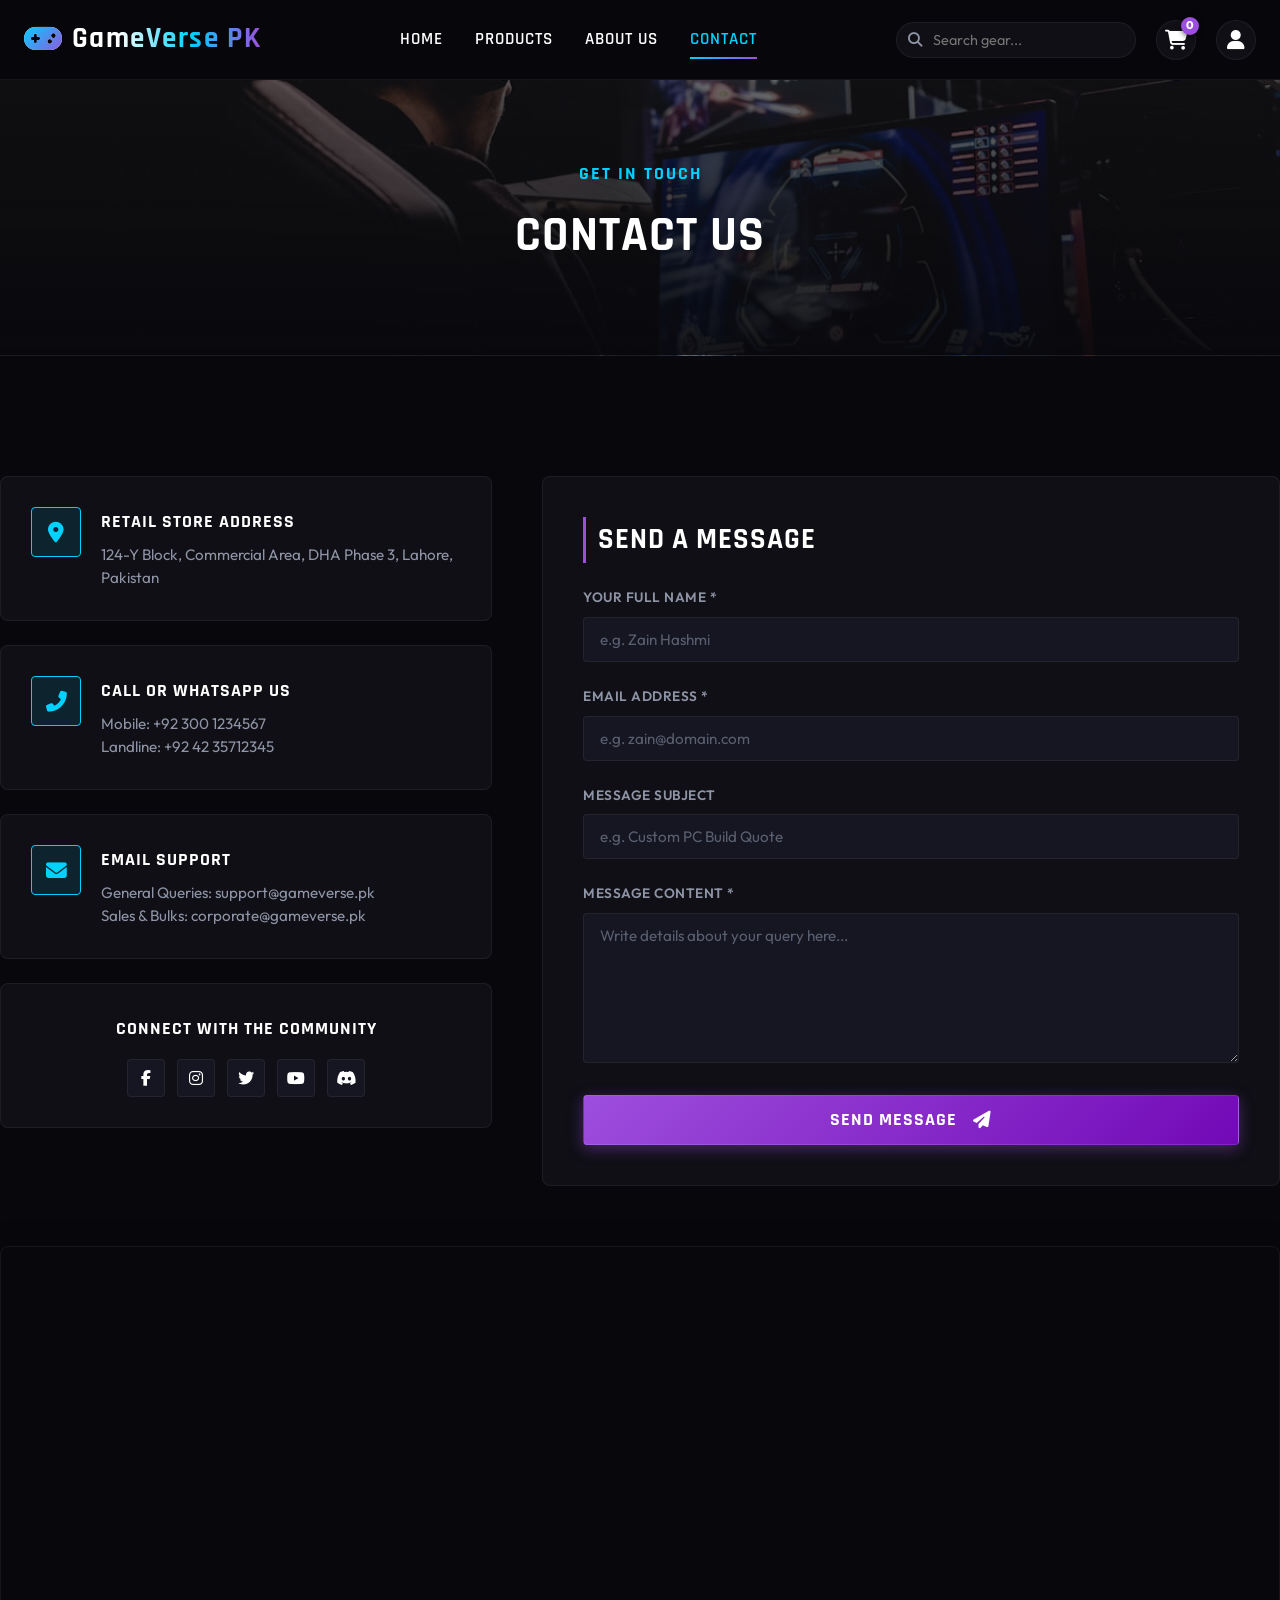
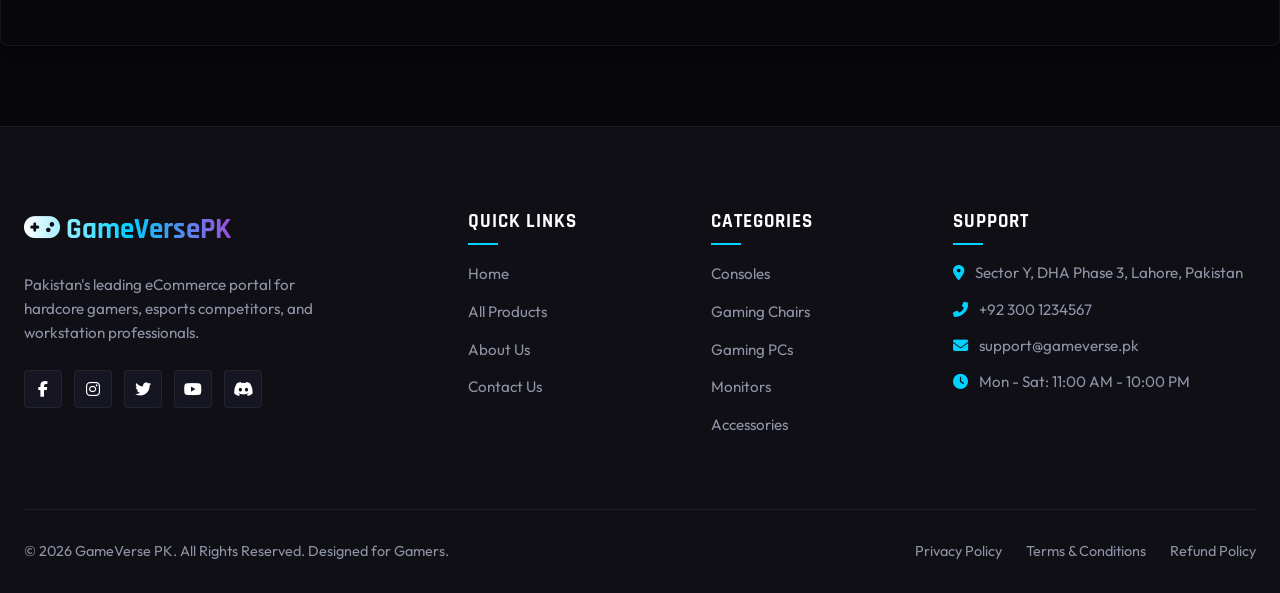
<file: Gaming e commerence/contact.html>
<!DOCTYPE html>
<html lang="en">
<head>
  <meta charset="UTF-8">
  <meta name="viewport" content="width=device-width, initial-scale=1.0">
  <title>Contact Us | GameVerse PK</title>
  <meta name="description" content="Get in touch with GameVerse PK. Contact our customer support, get directions to our Lahore retail store, or send us a query online.">
  
  <!-- CSS Stylesheets -->
  <link rel="stylesheet" href="css/style.css">
  <link rel="stylesheet" href="css/products.css">
  <link rel="stylesheet" href="css/responsive.css">
  
  <!-- FontAwesome Icons CDN -->
  <link rel="stylesheet" href="https://cdnjs.cloudflare.com/ajax/libs/font-awesome/6.4.2/css/all.min.css">
  
  <!-- Form specific inline styling elements -->
  <style>
    .contact-grid {
      display: grid;
      grid-template-columns: 1fr 1.5fr;
      gap: 50px;
      margin-top: 40px;
    }
    
    .info-card {
      background: var(--bg-secondary);
      border: 1px solid var(--border-color);
      border-radius: var(--border-radius-md);
      padding: 30px;
      margin-bottom: 24px;
      display: flex;
      gap: 20px;
      align-items: flex-start;
      transition: var(--transition);
    }
    
    .info-card:hover {
      border-color: var(--accent-blue);
      box-shadow: 0 5px 20px rgba(0, 210, 255, 0.1);
    }
    
    .info-icon {
      width: 50px;
      height: 50px;
      border-radius: var(--border-radius-sm);
      background: rgba(0, 210, 255, 0.1);
      border: 1px solid var(--accent-blue);
      display: flex;
      align-items: center;
      justify-content: center;
      color: var(--accent-blue);
      font-size: 1.3rem;
      flex-shrink: 0;
    }
    
    .info-text h3 {
      font-size: 1.15rem;
      color: #fff;
      margin-bottom: 8px;
    }
    
    .info-text p {
      color: var(--text-muted);
      font-size: 0.95rem;
      line-height: 1.5;
    }
    
    .contact-form-card {
      background: var(--bg-secondary);
      border: 1px solid var(--border-color);
      border-radius: var(--border-radius-md);
      padding: 40px;
      height: fit-content;
    }
    
    .form-group {
      margin-bottom: 24px;
    }
    
    .form-group label {
      display: block;
      font-size: 0.85rem;
      color: var(--text-muted);
      margin-bottom: 8px;
      text-transform: uppercase;
      font-weight: 600;
      letter-spacing: 0.5px;
    }
    
    .form-control {
      width: 100%;
      background: var(--bg-tertiary);
      border: 1px solid var(--border-color);
      border-radius: var(--border-radius-sm);
      padding: 12px 16px;
      color: #fff;
      font-size: 0.95rem;
      transition: var(--transition-fast);
    }
    
    .form-control:focus {
      border-color: var(--accent-purple);
      box-shadow: 0 0 10px rgba(157, 78, 221, 0.2);
    }
    
    .form-control::placeholder {
      color: #5a5f70;
    }
    
    textarea.form-control {
      resize: vertical;
      min-height: 150px;
    }
    
    .map-container {
      margin-top: 60px;
      border: 1px solid var(--border-color);
      border-radius: var(--border-radius-md);
      overflow: hidden;
      height: 400px;
      box-shadow: 0 10px 30px rgba(0,0,0,0.5);
    }
    
    .map-container iframe {
      width: 100%;
      height: 100%;
      border: none;
      filter: grayscale(1) invert(0.9) contrast(1.2); /* Make Google Map match Dark Theme */
    }

    @media (max-width: 900px) {
      .contact-grid {
        grid-template-columns: 1fr;
        gap: 30px;
      }
    }
  </style>
</head>
<body>

  <!-- Header -->
  <header class="header">
    <div class="container">
      <a href="index.html" class="logo">
        <i class="fas fa-gamepad"></i> GameVerse<span>PK</span>
      </a>
      
      <nav class="nav-menu" id="nav-menu">
        <a href="index.html" class="nav-link">Home</a>
        <a href="products.html" class="nav-link">Products</a>
        <a href="about.html" class="nav-link">About Us</a>
        <a href="contact.html" class="nav-link active">Contact</a>
      </nav>

      <div class="header-actions">
        <form class="header-search" id="header-search-form">
          <i class="fas fa-search"></i>
          <input type="text" id="header-search-input" placeholder="Search gear...">
        </form>
        
        <a href="cart.html" class="action-btn" title="View Cart">
          <i class="fas fa-shopping-cart"></i>
          <span id="cart-count">0</span>
        </a>

        <div class="action-btn" id="user-profile-btn" title="Account" onclick="showToast('Profile management coming soon!')">
          <i class="fas fa-user"></i>
        </div>

        <div class="mobile-menu-toggle" id="mobile-menu-toggle">
          <span></span>
          <span></span>
          <span></span>
        </div>
      </div>
    </div>
  </header>

  <!-- Banner -->
  <section style="background: linear-gradient(rgba(8, 8, 12, 0.6), rgba(8, 8, 12, 0.95)), url('images/banners/section-bg.jpg') no-repeat center center/cover; padding: 80px 0; text-align: center; border-bottom: 1px solid var(--border-color);">
    <div class="container">
      <span style="font-family: var(--font-heading); font-size: 1.1rem; color: var(--accent-blue); font-weight: 700; letter-spacing: 2px; text-transform: uppercase;">GET IN TOUCH</span>
      <h1 style="font-family: var(--font-heading); font-size: 3rem; margin-top: 10px; font-weight: 800; text-transform: uppercase;">Contact Us</h1>
    </div>
  </section>

  <!-- Main Contact Grid -->
  <main class="container section-padding" style="background-color: var(--bg-primary);">
    <div class="contact-grid">
      
      <!-- Left Column: Contact Cards -->
      <section>
        <div class="info-card">
          <div class="info-icon"><i class="fas fa-map-marker-alt"></i></div>
          <div class="info-text">
            <h3>Retail Store Address</h3>
            <p>124-Y Block, Commercial Area, DHA Phase 3, Lahore, Pakistan</p>
          </div>
        </div>

        <div class="info-card">
          <div class="info-icon"><i class="fas fa-phone-alt"></i></div>
          <div class="info-text">
            <h3>Call or WhatsApp Us</h3>
            <p>Mobile: +92 300 1234567</p>
            <p>Landline: +92 42 35712345</p>
          </div>
        </div>

        <div class="info-card">
          <div class="info-icon"><i class="fas fa-envelope"></i></div>
          <div class="info-text">
            <h3>Email Support</h3>
            <p>General Queries: support@gameverse.pk</p>
            <p>Sales & Bulks: corporate@gameverse.pk</p>
          </div>
        </div>

        <!-- Social Connections -->
        <div style="background: var(--bg-secondary); border: 1px solid var(--border-color); border-radius: var(--border-radius-md); padding: 30px; text-align: center;">
          <h3 style="font-family: var(--font-heading); font-size: 1.15rem; color: #fff; margin-bottom: 16px;">CONNECT WITH THE COMMUNITY</h3>
          <div class="social-links" style="justify-content: center;">
            <a href="https://facebook.com" target="_blank" class="social-link"><i class="fab fa-facebook-f"></i></a>
            <a href="https://instagram.com" target="_blank" class="social-link"><i class="fab fa-instagram"></i></a>
            <a href="https://twitter.com" target="_blank" class="social-link"><i class="fab fa-twitter"></i></a>
            <a href="https://youtube.com" target="_blank" class="social-link"><i class="fab fa-youtube"></i></a>
            <a href="https://discord.com" target="_blank" class="social-link"><i class="fab fa-discord"></i></a>
          </div>
        </div>
      </section>

      <!-- Right Column: Interactive Form -->
      <section class="contact-form-card">
        <h2 style="font-family: var(--font-heading); font-size: 1.8rem; color: #fff; margin-bottom: 24px; border-left: 3px solid var(--accent-purple); padding-left: 12px;">SEND A MESSAGE</h2>
        
        <form id="contact-form">
          <div class="form-group">
            <label for="contact-name">Your Full Name *</label>
            <input type="text" id="contact-name" class="form-control" placeholder="e.g. Zain Hashmi" required>
          </div>
          
          <div class="form-group">
            <label for="contact-email">Email Address *</label>
            <input type="email" id="contact-email" class="form-control" placeholder="e.g. zain@domain.com" required>
          </div>

          <div class="form-group">
            <label for="contact-subject">Message Subject</label>
            <input type="text" id="contact-subject" class="form-control" placeholder="e.g. Custom PC Build Quote">
          </div>

          <div class="form-group">
            <label for="contact-msg">Message Content *</label>
            <textarea id="contact-msg" class="form-control" placeholder="Write details about your query here..." required></textarea>
          </div>

          <button type="submit" class="btn btn-primary" style="width: 100%; height: 50px;">
            Send Message <i class="fas fa-paper-plane" style="margin-left: 8px;"></i>
          </button>
        </form>
      </section>

    </div>

    <!-- Embedded Dark Google Map -->
    <div class="map-container">
      <iframe src="https://www.google.com/maps/embed?pb=!1m18!1m12!1m3!1d13612.44310570355!2d74.3735165!3d31.4660421!2m3!1f0!2f0!3f0!3m2!1i1024!2i768!4f13.1!3m3!1m2!1s0x3919060ab74749f1%3A0x63b65287e07662c8!2sDHA%20Phase%203%20Commercial%20Area%20Sector%20Y%20Dha%20Phase%203%2C%20Lahore!5e0!3m2!1sen!2spk!4v1700000000000!5m2!1sen!2spk" allowfullscreen="" loading="lazy" referrerpolicy="no-referrer-when-downgrade"></iframe>
    </div>

  </main>

  <!-- Footer -->
  <footer class="footer">
    <div class="container">
      <div class="footer-grid">
        <div>
          <a href="index.html" class="footer-logo">
            <i class="fas fa-gamepad"></i> GameVerse<span>PK</span>
          </a>
          <p class="footer-desc">
            Pakistan's leading eCommerce portal for hardcore gamers, esports competitors, and workstation professionals.
          </p>
          <div class="social-links">
            <a href="https://facebook.com" target="_blank" class="social-link"><i class="fab fa-facebook-f"></i></a>
            <a href="https://instagram.com" target="_blank" class="social-link"><i class="fab fa-instagram"></i></a>
            <a href="https://twitter.com" target="_blank" class="social-link"><i class="fab fa-twitter"></i></a>
            <a href="https://youtube.com" target="_blank" class="social-link"><i class="fab fa-youtube"></i></a>
            <a href="https://discord.com" target="_blank" class="social-link"><i class="fab fa-discord"></i></a>
          </div>
        </div>

        <div>
          <h4 class="footer-title">Quick Links</h4>
          <ul class="footer-links">
            <li><a href="index.html">Home</a></li>
            <li><a href="products.html">All Products</a></li>
            <li><a href="about.html">About Us</a></li>
            <li><a href="contact.html">Contact Us</a></li>
          </ul>
        </div>

        <div>
          <h4 class="footer-title">Categories</h4>
          <ul class="footer-links">
            <li><a href="products.html?category=consoles">Consoles</a></li>
            <li><a href="products.html?category=chairs">Gaming Chairs</a></li>
            <li><a href="products.html?category=pcs">Gaming PCs</a></li>
            <li><a href="products.html?category=monitors">Monitors</a></li>
            <li><a href="products.html?category=accessories">Accessories</a></li>
          </ul>
        </div>

        <div>
          <h4 class="footer-title">Support</h4>
          <ul class="footer-links" style="color: var(--text-muted); font-size: 0.95rem;">
            <li style="margin-bottom: 12px;"><i class="fas fa-map-marker-alt" style="color: var(--accent-blue); margin-right: 8px;"></i> Sector Y, DHA Phase 3, Lahore, Pakistan</li>
            <li style="margin-bottom: 12px;"><i class="fas fa-phone-alt" style="color: var(--accent-blue); margin-right: 8px;"></i> +92 300 1234567</li>
            <li style="margin-bottom: 12px;"><i class="fas fa-envelope" style="color: var(--accent-blue); margin-right: 8px;"></i> support@gameverse.pk</li>
            <li style="margin-bottom: 12px;"><i class="fas fa-clock" style="color: var(--accent-blue); margin-right: 8px;"></i> Mon - Sat: 11:00 AM - 10:00 PM</li>
          </ul>
        </div>
      </div>

      <div class="footer-bottom">
        <p>&copy; 2026 GameVerse PK. All Rights Reserved. Designed for Gamers.</p>
        <div class="footer-bottom-links">
          <a href="#">Privacy Policy</a>
          <a href="#">Terms & Conditions</a>
          <a href="#">Refund Policy</a>
        </div>
      </div>
    </div>
  </footer>

  <!-- Core JavaScript -->
  <script src="js/products-data.js"></script>
  <script src="js/main.js"></script>
  
  <!-- Interactive Form feedback script -->
  <script>
    document.addEventListener("DOMContentLoaded", () => {
      const contactForm = document.getElementById("contact-form");
      if (contactForm) {
        contactForm.addEventListener("submit", (e) => {
          e.preventDefault();
          
          const name = document.getElementById("contact-name").value;
          showToast(`Thank you, ${name}! Your message has been sent successfully.`);
          
          // Clear form fields
          contactForm.reset();
        });
      }
    });
  </script>
</body>
</html>
</file>
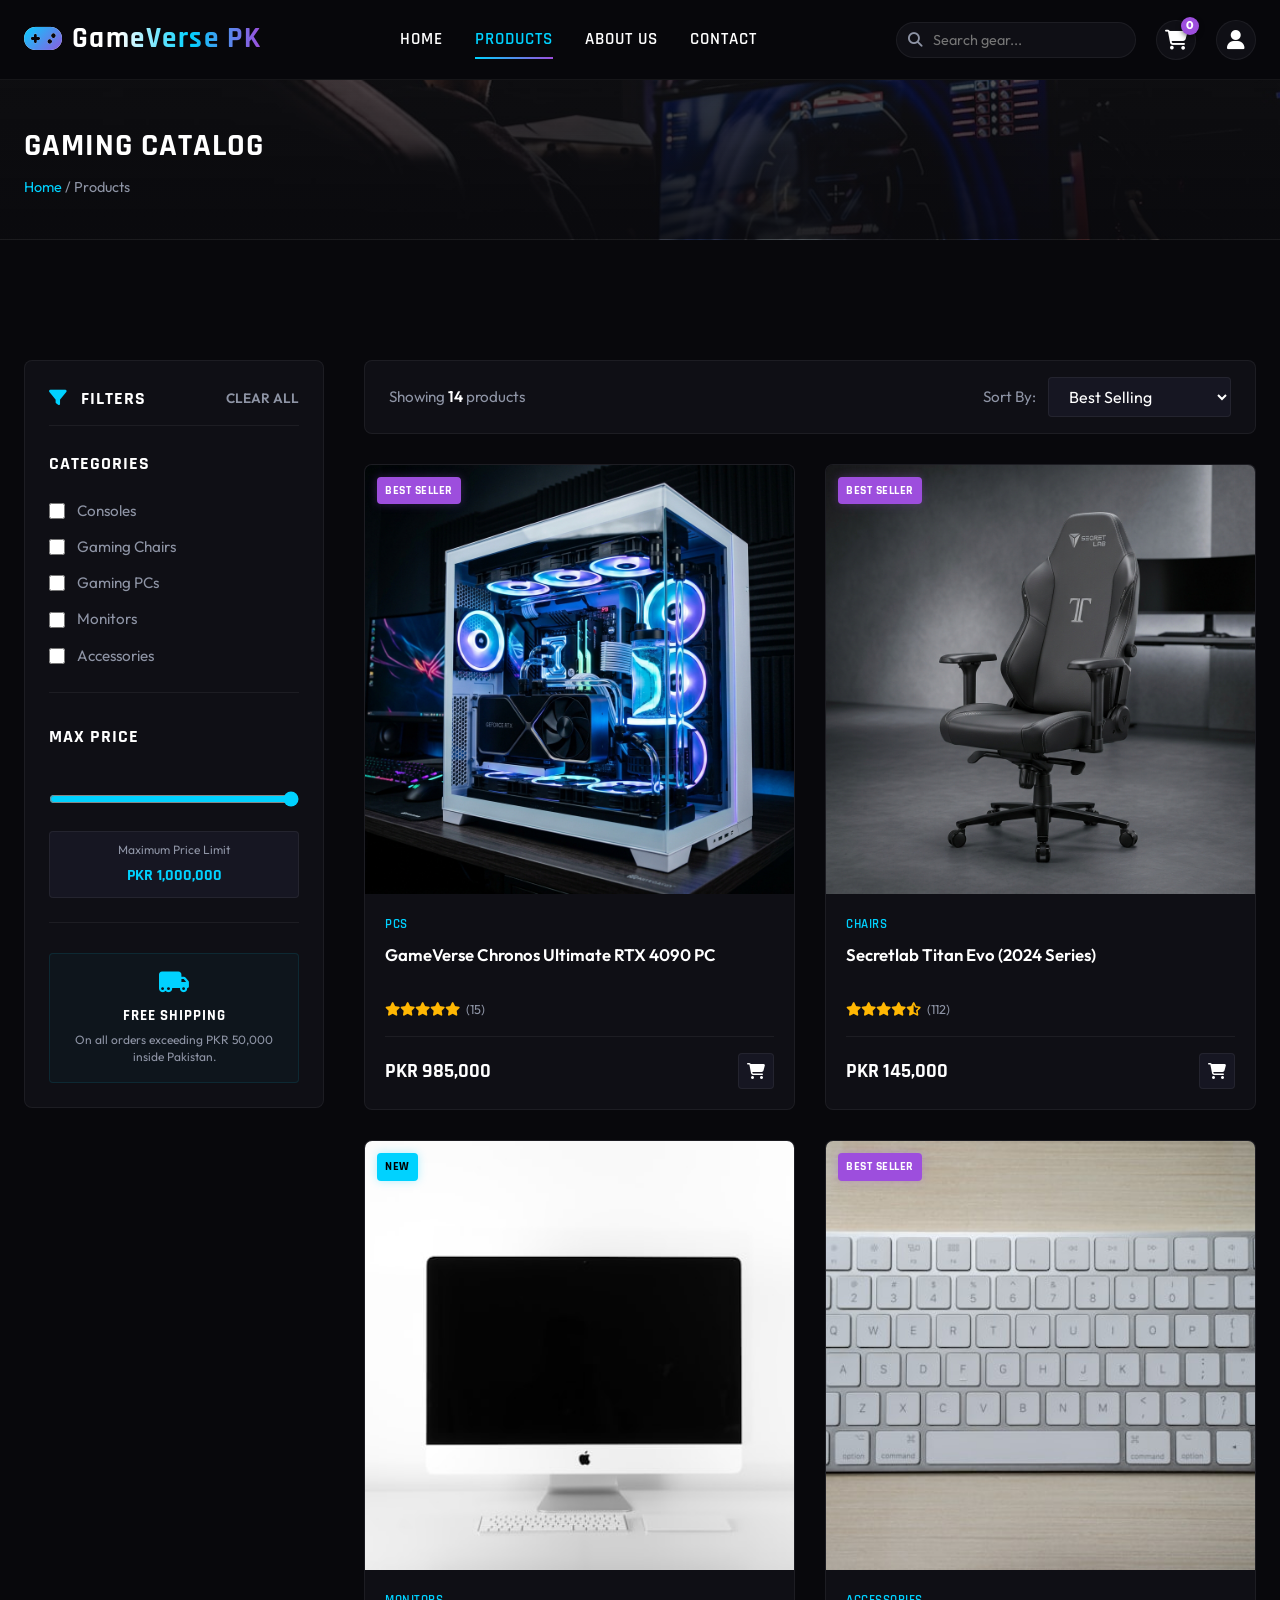
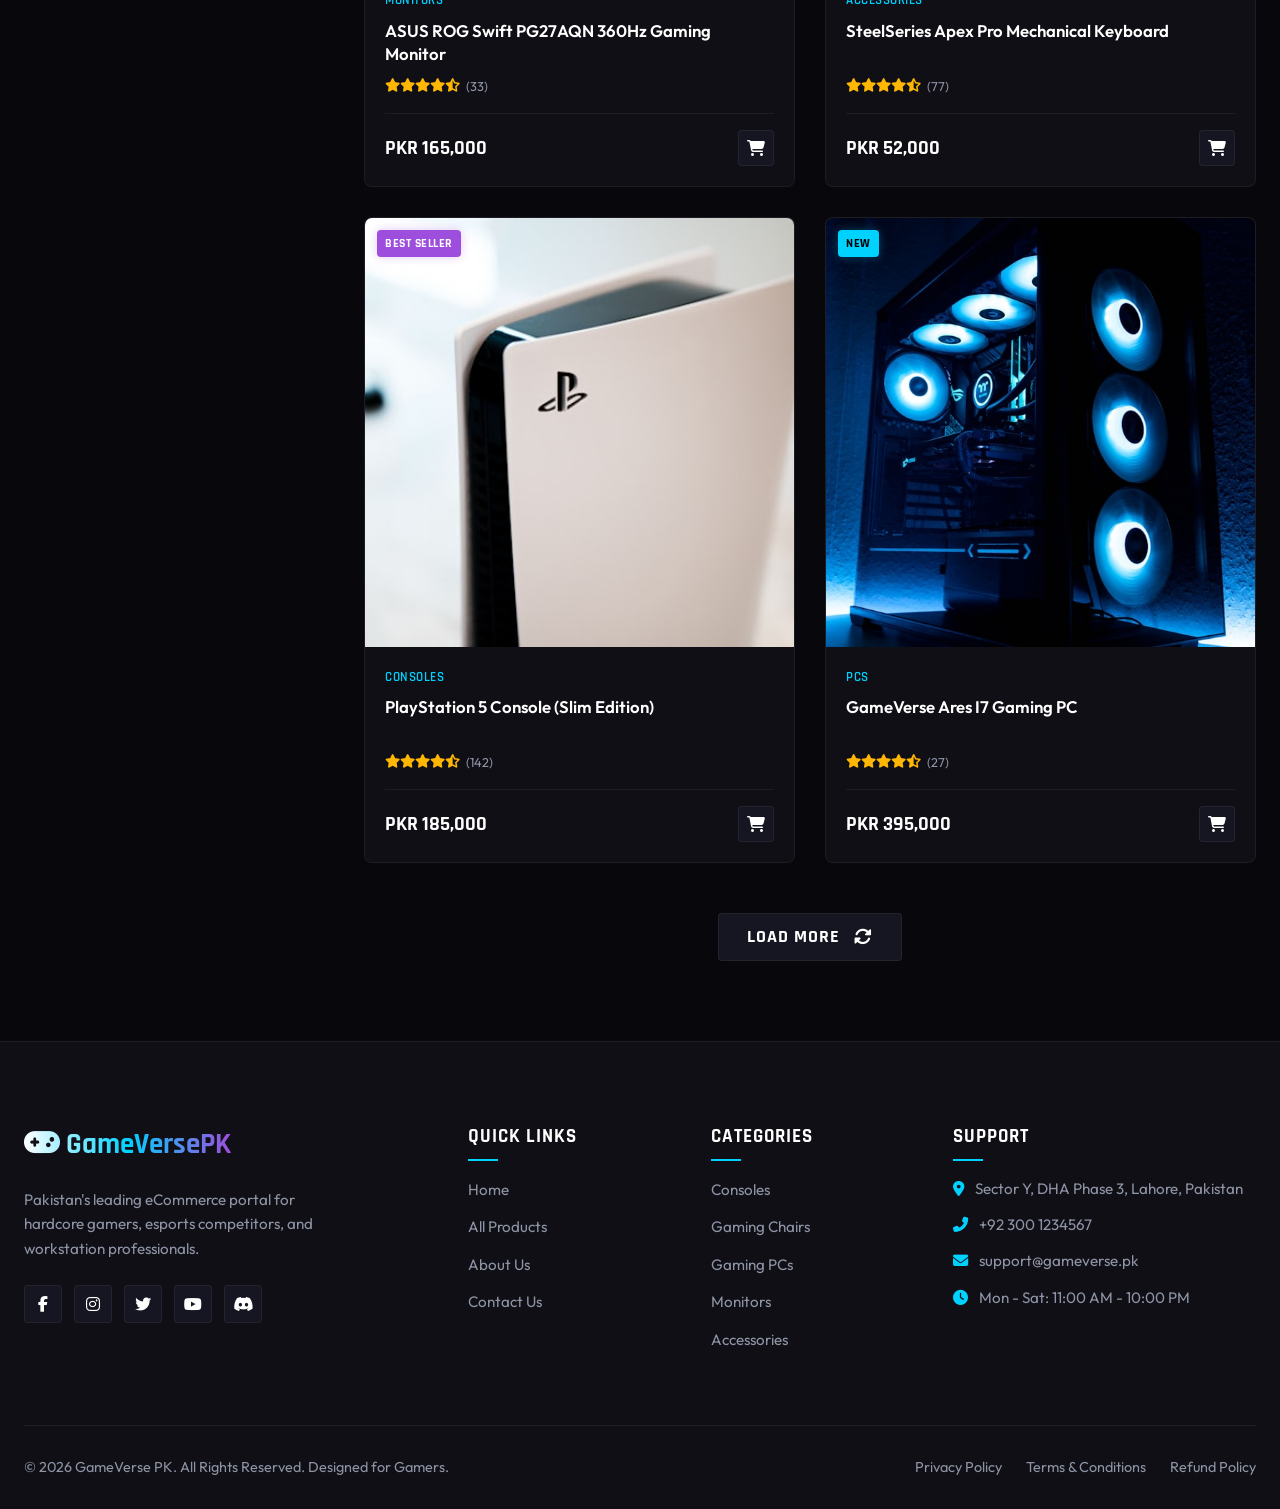
<file: Gaming e commerence/products.html>
<!DOCTYPE html>
<html lang="en">
<head>
  <meta charset="UTF-8">
  <meta name="viewport" content="width=device-width, initial-scale=1.0">
  <title>Products Catalog | GameVerse PK</title>
  <meta name="description" content="Explore the GameVerse PK product catalog. Filter and sort through our premium gaming consoles, ergonomic chairs, custom desktops, and accessories. Fast delivery in Pakistan.">
  
  <!-- CSS Stylesheets -->
  <link rel="stylesheet" href="css/style.css">
  <link rel="stylesheet" href="css/products.css">
  <link rel="stylesheet" href="css/responsive.css">
  
  <!-- FontAwesome Icons CDN -->
  <link rel="stylesheet" href="https://cdnjs.cloudflare.com/ajax/libs/font-awesome/6.4.2/css/all.min.css">
</head>
<body>

  <!-- Sticky Header -->
  <header class="header">
    <div class="container">
      <a href="index.html" class="logo">
        <i class="fas fa-gamepad"></i> GameVerse<span>PK</span>
      </a>
      
      <nav class="nav-menu" id="nav-menu">
        <a href="index.html" class="nav-link">Home</a>
        <a href="products.html" class="nav-link active">Products</a>
        <a href="about.html" class="nav-link">About Us</a>
        <a href="contact.html" class="nav-link">Contact</a>
      </nav>

      <div class="header-actions">
        <form class="header-search" id="header-search-form">
          <i class="fas fa-search"></i>
          <input type="text" id="header-search-input" placeholder="Search gear...">
        </form>
        
        <a href="cart.html" class="action-btn" title="View Cart">
          <i class="fas fa-shopping-cart"></i>
          <span id="cart-count">0</span>
        </a>

        <div class="action-btn" id="user-profile-btn" title="Account" onclick="showToast('Profile management coming soon!')">
          <i class="fas fa-user"></i>
        </div>

        <div class="mobile-menu-toggle" id="mobile-menu-toggle">
          <span></span>
          <span></span>
          <span></span>
        </div>
      </div>
    </div>
  </header>

  <!-- Banner/Header breadcrumbs -->
  <section style="background: linear-gradient(rgba(8, 8, 12, 0.7), rgba(8, 8, 12, 0.9)), url('images/banners/section-bg.jpg') no-repeat center center/cover; padding: 40px 0; border-bottom: 1px solid var(--border-color);">
    <div class="container" style="display: flex; justify-content: space-between; align-items: center; flex-wrap: wrap; gap: 15px;">
      <div>
        <h1 style="font-family: var(--font-heading); font-size: 2rem; margin-bottom: 5px;">Gaming Catalog</h1>
        <p style="color: var(--text-muted); font-size: 0.9rem;">
          <a href="index.html" style="color: var(--accent-blue);">Home</a> / Products
        </p>
      </div>
    </div>
  </section>

  <!-- Main Catalog Content -->
  <section class="section-padding" style="background-color: var(--bg-primary);">
    <div class="container">
      
      <!-- Live Search Query Label -->
      <h2 id="results-indicator" style="display: none; font-family: var(--font-heading); font-size: 1.5rem; margin-bottom: 24px; color: #fff; border-left: 3px solid var(--accent-purple); padding-left: 12px; text-transform: uppercase;">
        Search results
      </h2>

      <div class="products-wrapper">
        
        <!-- Left Filter Sidebar -->
        <aside class="filters-sidebar">
          <div style="display: flex; justify-content: space-between; align-items: center; margin-bottom: 24px; padding-bottom: 12px; border-bottom: 1px solid var(--border-color);">
            <h3 style="font-size: 1.1rem; color: #fff;"><i class="fas fa-filter" style="margin-right: 8px; color: var(--accent-blue);"></i> Filters</h3>
            <a href="#" id="clear-filters" style="font-size: 0.85rem; color: var(--text-muted); text-transform: uppercase; font-weight: 600;">Clear All</a>
          </div>

          <!-- Category widget -->
          <div class="filter-widget">
            <h4 class="filter-title">Categories</h4>
            <div class="checkbox-list">
              <label class="checkbox-item">
                <input type="checkbox" class="category-cb" value="consoles">
                Consoles
              </label>
              <label class="checkbox-item">
                <input type="checkbox" class="category-cb" value="chairs">
                Gaming Chairs
              </label>
              <label class="checkbox-item">
                <input type="checkbox" class="category-cb" value="pcs">
                Gaming PCs
              </label>
              <label class="checkbox-item">
                <input type="checkbox" class="category-cb" value="monitors">
                Monitors
              </label>
              <label class="checkbox-item">
                <input type="checkbox" class="category-cb" value="accessories">
                Accessories
              </label>
            </div>
          </div>

          <!-- Price widget -->
          <div class="filter-widget">
            <h4 class="filter-title">Max Price</h4>
            <div class="price-range-wrapper">
              <input type="range" class="range-slider" id="price-slider" min="15000" max="1000000" step="5000" value="1000000">
              <div class="price-range-inputs">
                <div class="price-input-box" style="width: 100%;">
                  <span>Maximum Price Limit</span>
                  <strong id="price-slider-display" style="color: var(--accent-blue); font-size: 1rem; font-family: var(--font-heading);">PKR 1,000,000</strong>
                </div>
              </div>
            </div>
          </div>

          <!-- Delivery info badge -->
          <div style="background: rgba(0, 210, 255, 0.03); border: 1px solid rgba(0, 210, 255, 0.1); border-radius: var(--border-radius-sm); padding: 16px; margin-top: 30px; text-align: center;">
            <i class="fas fa-truck-moving" style="font-size: 1.5rem; color: var(--accent-blue); margin-bottom: 10px;"></i>
            <h5 style="font-family: var(--font-heading); font-size: 0.95rem; margin-bottom: 4px; color: #fff;">FREE SHIPPING</h5>
            <p style="font-size: 0.75rem; color: var(--text-muted); line-height: 1.4;">On all orders exceeding PKR 50,000 inside Pakistan.</p>
          </div>
        </aside>

        <!-- Right Products Catalog Grid -->
        <main class="products-main">
          
          <!-- Catalog sorting & counts header bar -->
          <div class="products-header">
            <div class="products-count">
              Showing <span id="total-products-count">0</span> products
            </div>
            
            <div class="products-sorting">
              <label for="sort-by">Sort By:</label>
              <select class="sort-select" id="sort-by">
                <option value="bestselling">Best Selling</option>
                <option value="low-high">Price: Low to High</option>
                <option value="high-low">Price: High to Low</option>
                <option value="newest">Newest Arrivals</option>
              </select>
            </div>
          </div>

          <!-- Dynamic Products Grid -->
          <div class="product-grid" id="products-grid-container">
            <!-- Populated via Javascript -->
          </div>

          <!-- Load More Trigger Button -->
          <div class="pagination-container">
            <button class="btn btn-dark" id="load-more-btn" style="display: none;">
              Load More <i class="fas fa-sync-alt" style="margin-left: 6px;"></i>
            </button>
          </div>

        </main>
      </div>

    </div>
  </section>

  <!-- Footer -->
  <footer class="footer">
    <div class="container">
      <div class="footer-grid">
        <div>
          <a href="index.html" class="footer-logo">
            <i class="fas fa-gamepad"></i> GameVerse<span>PK</span>
          </a>
          <p class="footer-desc">
            Pakistan's leading eCommerce portal for hardcore gamers, esports competitors, and workstation professionals.
          </p>
          <div class="social-links">
            <a href="https://facebook.com" target="_blank" class="social-link"><i class="fab fa-facebook-f"></i></a>
            <a href="https://instagram.com" target="_blank" class="social-link"><i class="fab fa-instagram"></i></a>
            <a href="https://twitter.com" target="_blank" class="social-link"><i class="fab fa-twitter"></i></a>
            <a href="https://youtube.com" target="_blank" class="social-link"><i class="fab fa-youtube"></i></a>
            <a href="https://discord.com" target="_blank" class="social-link"><i class="fab fa-discord"></i></a>
          </div>
        </div>

        <div>
          <h4 class="footer-title">Quick Links</h4>
          <ul class="footer-links">
            <li><a href="index.html">Home</a></li>
            <li><a href="products.html">All Products</a></li>
            <li><a href="about.html">About Us</a></li>
            <li><a href="contact.html">Contact Us</a></li>
          </ul>
        </div>

        <div>
          <h4 class="footer-title">Categories</h4>
          <ul class="footer-links">
            <li><a href="products.html?category=consoles">Consoles</a></li>
            <li><a href="products.html?category=chairs">Gaming Chairs</a></li>
            <li><a href="products.html?category=pcs">Gaming PCs</a></li>
            <li><a href="products.html?category=monitors">Monitors</a></li>
            <li><a href="products.html?category=accessories">Accessories</a></li>
          </ul>
        </div>

        <div>
          <h4 class="footer-title">Support</h4>
          <ul class="footer-links" style="color: var(--text-muted); font-size: 0.95rem;">
            <li style="margin-bottom: 12px;"><i class="fas fa-map-marker-alt" style="color: var(--accent-blue); margin-right: 8px;"></i> Sector Y, DHA Phase 3, Lahore, Pakistan</li>
            <li style="margin-bottom: 12px;"><i class="fas fa-phone-alt" style="color: var(--accent-blue); margin-right: 8px;"></i> +92 300 1234567</li>
            <li style="margin-bottom: 12px;"><i class="fas fa-envelope" style="color: var(--accent-blue); margin-right: 8px;"></i> support@gameverse.pk</li>
            <li style="margin-bottom: 12px;"><i class="fas fa-clock" style="color: var(--accent-blue); margin-right: 8px;"></i> Mon - Sat: 11:00 AM - 10:00 PM</li>
          </ul>
        </div>
      </div>

      <div class="footer-bottom">
        <p>&copy; 2026 GameVerse PK. All Rights Reserved. Designed for Gamers.</p>
        <div class="footer-bottom-links">
          <a href="#">Privacy Policy</a>
          <a href="#">Terms & Conditions</a>
          <a href="#">Refund Policy</a>
        </div>
      </div>
    </div>
  </footer>

  <!-- Core JavaScript -->
  <script src="js/products-data.js"></script>
  <script src="js/main.js"></script>
  <script src="js/products.js"></script>
</body>
</html>
</file>
<file: Gaming e commerence/css/style.css>
/* GameVerse PK - Global Style sheet */
@import url('https://fonts.googleapis.com/css2?family=Outfit:wght@300;400;500;600;700;800&family=Rajdhani:wght@500;600;700;800&display=swap');

:root {
  /* Color Palette */
  --bg-primary: #08080c;
  --bg-secondary: #0f0f15;
  --bg-tertiary: #161622;
  --accent-blue: #00d2ff;
  --accent-blue-glow: rgba(0, 210, 255, 0.4);
  --accent-purple: #9d4edd;
  --accent-purple-glow: rgba(157, 78, 221, 0.4);
  --text-main: #ffffff;
  --text-muted: #8e94a5;
  --border-color: rgba(255, 255, 255, 0.06);
  --border-glow: rgba(157, 78, 221, 0.15);
  
  /* Fonts */
  --font-body: 'Outfit', sans-serif;
  --font-heading: 'Rajdhani', sans-serif;
  
  /* Layout */
  --container-width: 1280px;
  --header-height: 80px;
  --border-radius-sm: 4px;
  --border-radius-md: 8px;
  --border-radius-lg: 16px;
  
  /* Transitions */
  --transition: all 0.3s cubic-bezier(0.25, 0.8, 0.25, 1);
  --transition-fast: all 0.15s ease;
}

/* Reset Styles */
* {
  margin: 0;
  padding: 0;
  box-sizing: border-box;
}

html {
  scroll-behavior: smooth;
  background-color: var(--bg-primary);
}

body {
  font-family: var(--font-body);
  color: var(--text-main);
  background-color: var(--bg-primary);
  line-height: 1.6;
  overflow-x: hidden;
}

a {
  color: inherit;
  text-decoration: none;
  transition: var(--transition-fast);
}

img {
  max-width: 100%;
  height: auto;
  display: block;
}

ul {
  list-style: none;
}

input, button, select, textarea {
  font-family: inherit;
  font-size: inherit;
  color: inherit;
  background: none;
  border: none;
  outline: none;
}

/* Common Layout Elements */
.container {
  width: 100%;
  max-width: var(--container-width);
  margin: 0 auto;
  padding: 0 24px;
}

.section-padding {
  padding: 80px 0;
}

.text-center {
  text-align: center;
}

/* Headings */
h1, h2, h3, h4, h5, h6 {
  font-family: var(--font-heading);
  font-weight: 700;
  letter-spacing: 1px;
  text-transform: uppercase;
}

.section-title {
  font-size: 2.5rem;
  margin-bottom: 12px;
  position: relative;
  display: inline-block;
}

.section-title span {
  background: linear-gradient(90deg, var(--accent-blue), var(--accent-purple));
  -webkit-background-clip: text;
  -webkit-text-fill-color: transparent;
}

.section-subtitle {
  font-size: 1rem;
  color: var(--text-muted);
  margin-bottom: 48px;
}

/* Styled Scrollbars */
::-webkit-scrollbar {
  width: 10px;
}
::-webkit-scrollbar-track {
  background: var(--bg-primary);
}
::-webkit-scrollbar-thumb {
  background: var(--bg-tertiary);
  border: 2px solid var(--bg-primary);
  border-radius: 5px;
}
::-webkit-scrollbar-thumb:hover {
  background: var(--accent-purple);
}

/* Premium Neon Buttons */
.btn {
  display: inline-flex;
  align-items: center;
  justify-content: center;
  padding: 12px 28px;
  font-family: var(--font-heading);
  font-size: 1.1rem;
  font-weight: 700;
  text-transform: uppercase;
  letter-spacing: 1px;
  border-radius: var(--border-radius-sm);
  cursor: pointer;
  transition: var(--transition);
  position: relative;
  overflow: hidden;
  gap: 8px;
}

.btn-primary {
  background: linear-gradient(135deg, var(--accent-purple), #7209b7);
  color: #fff;
  border: 1px solid rgba(255, 255, 255, 0.1);
  box-shadow: 0 4px 15px var(--accent-purple-glow);
}

.btn-primary:hover {
  transform: translateY(-2px);
  box-shadow: 0 6px 20px rgba(157, 78, 221, 0.6);
  background: linear-gradient(135deg, #a85cf9, var(--accent-purple));
}

.btn-secondary {
  background: transparent;
  color: #fff;
  border: 1px solid var(--accent-blue);
  box-shadow: 0 0 10px rgba(0, 210, 255, 0.15);
}

.btn-secondary:hover {
  background: rgba(0, 210, 255, 0.08);
  box-shadow: 0 0 15px var(--accent-blue-glow);
  transform: translateY(-2px);
}

.btn-dark {
  background: var(--bg-tertiary);
  color: var(--text-main);
  border: 1px solid var(--border-color);
}

.btn-dark:hover {
  background: var(--bg-secondary);
  border-color: var(--accent-purple);
  box-shadow: 0 0 10px rgba(157, 78, 221, 0.2);
}

/* Header Component */
.header {
  height: var(--header-height);
  position: sticky;
  top: 0;
  left: 0;
  right: 0;
  background: rgba(8, 8, 12, 0.85);
  backdrop-filter: blur(12px);
  -webkit-backdrop-filter: blur(12px);
  border-bottom: var(--border-color) 1px solid;
  z-index: 1000;
  display: flex;
  align-items: center;
}

.header .container {
  display: flex;
  align-items: center;
  justify-content: space-between;
  gap: 20px;
}

/* Logo Design */
.logo {
  font-family: var(--font-heading);
  font-size: 1.8rem;
  font-weight: 800;
  display: flex;
  align-items: center;
  gap: 8px;
  background: linear-gradient(90deg, #fff 40%, var(--accent-blue) 70%, var(--accent-purple));
  -webkit-background-clip: text;
  -webkit-text-fill-color: transparent;
  letter-spacing: 1.5px;
}

.logo i {
  background: linear-gradient(135deg, var(--accent-blue), var(--accent-purple));
  -webkit-background-clip: text;
  -webkit-text-fill-color: transparent;
  font-size: 1.9rem;
}

/* Nav Menu */
.nav-menu {
  display: flex;
  align-items: center;
  gap: 32px;
}

.nav-link {
  font-family: var(--font-heading);
  font-size: 1.05rem;
  font-weight: 600;
  text-transform: uppercase;
  letter-spacing: 1px;
  position: relative;
  padding: 6px 0;
}

.nav-link::after {
  content: '';
  position: absolute;
  bottom: 0;
  left: 0;
  width: 0;
  height: 2px;
  background: linear-gradient(90deg, var(--accent-blue), var(--accent-purple));
  transition: var(--transition);
}

.nav-link:hover, .nav-link.active {
  color: var(--accent-blue);
}

.nav-link:hover::after, .nav-link.active::after {
  width: 100%;
}

/* Header Actions */
.header-actions {
  display: flex;
  align-items: center;
  gap: 20px;
}

.header-search {
  position: relative;
  width: 240px;
}

.header-search input {
  width: 100%;
  background: var(--bg-secondary);
  border: 1px solid var(--border-color);
  padding: 8px 16px 8px 36px;
  font-size: 0.9rem;
  border-radius: 20px;
  transition: var(--transition);
}

.header-search input:focus {
  border-color: var(--accent-purple);
  box-shadow: 0 0 10px rgba(157, 78, 221, 0.25);
  width: 280px;
}

.header-search i {
  position: absolute;
  left: 12px;
  top: 50%;
  transform: translateY(-50%);
  color: var(--text-muted);
  font-size: 0.9rem;
  pointer-events: none;
}

.action-btn {
  font-size: 1.25rem;
  color: var(--text-main);
  cursor: pointer;
  position: relative;
  width: 40px;
  height: 40px;
  display: flex;
  align-items: center;
  justify-content: center;
  border-radius: 50%;
  background: var(--bg-secondary);
  border: 1px solid var(--border-color);
  transition: var(--transition);
}

.action-btn:hover {
  border-color: var(--accent-blue);
  color: var(--accent-blue);
  box-shadow: 0 0 10px rgba(0, 210, 255, 0.15);
}

#cart-count {
  position: absolute;
  top: -4px;
  right: -4px;
  background: var(--accent-purple);
  color: #fff;
  font-size: 0.7rem;
  font-weight: 800;
  width: 18px;
  height: 18px;
  border-radius: 50%;
  display: flex;
  align-items: center;
  justify-content: center;
  box-shadow: 0 2px 5px rgba(0,0,0,0.5);
}

/* Mobile Menu Button */
.mobile-menu-toggle {
  display: none;
  flex-direction: column;
  justify-content: space-between;
  width: 24px;
  height: 18px;
  cursor: pointer;
}

.mobile-menu-toggle span {
  width: 100%;
  height: 2px;
  background-color: var(--text-main);
  transition: var(--transition);
}

/* Footer Section */
.footer {
  background-color: var(--bg-secondary);
  border-top: var(--border-color) 1px solid;
  padding-top: 80px;
}

.footer-grid {
  display: grid;
  grid-template-columns: 2fr 1fr 1fr 1.5fr;
  gap: 40px;
  margin-bottom: 60px;
}

.footer-logo {
  font-family: var(--font-heading);
  font-size: 1.8rem;
  font-weight: 800;
  margin-bottom: 20px;
  display: inline-block;
  background: linear-gradient(90deg, #fff, var(--accent-blue), var(--accent-purple));
  -webkit-background-clip: text;
  -webkit-text-fill-color: transparent;
}

.footer-desc {
  color: var(--text-muted);
  font-size: 0.95rem;
  margin-bottom: 24px;
  max-width: 320px;
}

.social-links {
  display: flex;
  gap: 12px;
}

.social-link {
  width: 38px;
  height: 38px;
  border-radius: 4px;
  background: var(--bg-tertiary);
  border: 1px solid var(--border-color);
  display: flex;
  align-items: center;
  justify-content: center;
  color: var(--text-main);
  font-size: 1rem;
  transition: var(--transition);
}

.social-link:hover {
  background: var(--accent-purple);
  color: #fff;
  border-color: var(--accent-purple);
  box-shadow: 0 0 10px var(--accent-purple-glow);
  transform: translateY(-3px);
}

.footer-title {
  font-size: 1.2rem;
  margin-bottom: 24px;
  color: #fff;
  position: relative;
}

.footer-title::after {
  content: '';
  position: absolute;
  left: 0;
  bottom: -8px;
  width: 30px;
  height: 2px;
  background: var(--accent-blue);
}

.footer-links li {
  margin-bottom: 12px;
}

.footer-links a {
  color: var(--text-muted);
  font-size: 0.95rem;
}

.footer-links a:hover {
  color: var(--accent-blue);
  padding-left: 5px;
}

.footer-newsletter p {
  color: var(--text-muted);
  font-size: 0.95rem;
  margin-bottom: 16px;
}

.newsletter-form {
  display: flex;
}

.newsletter-form input {
  flex: 1;
  background: var(--bg-tertiary);
  border: 1px solid var(--border-color);
  padding: 12px 16px;
  border-radius: var(--border-radius-sm) 0 0 var(--border-radius-sm);
  color: #fff;
  font-size: 0.9rem;
}

.newsletter-form input:focus {
  border-color: var(--accent-blue);
}

.newsletter-form button {
  background: var(--accent-blue);
  color: #08080c;
  padding: 0 20px;
  font-weight: 700;
  font-family: var(--font-heading);
  text-transform: uppercase;
  border-radius: 0 var(--border-radius-sm) var(--border-radius-sm) 0;
  cursor: pointer;
  transition: var(--transition-fast);
}

.newsletter-form button:hover {
  background: #00b8e6;
}

.footer-bottom {
  border-top: var(--border-color) 1px solid;
  padding: 30px 0;
  display: flex;
  justify-content: space-between;
  align-items: center;
  color: var(--text-muted);
  font-size: 0.9rem;
}

.footer-bottom-links {
  display: flex;
  gap: 24px;
}

.footer-bottom-links a:hover {
  color: var(--text-main);
}

/* Toast Notification Styles */
#toast-container {
  position: fixed;
  bottom: 30px;
  right: 30px;
  z-index: 9999;
  display: flex;
  flex-direction: column;
  gap: 12px;
}

.toast-notification {
  background: var(--bg-tertiary);
  border-left: 4px solid var(--accent-blue);
  border-top: 1px solid var(--border-color);
  border-right: 1px solid var(--border-color);
  border-bottom: 1px solid var(--border-color);
  color: #fff;
  padding: 16px 24px;
  border-radius: var(--border-radius-sm);
  min-width: 280px;
  box-shadow: 0 10px 30px rgba(0,0,0,0.5);
  transform: translateX(120%);
  transition: all 0.4s cubic-bezier(0.175, 0.885, 0.32, 1.275);
}

.toast-notification.show {
  transform: translateX(0);
}

.toast-content {
  display: flex;
  align-items: center;
  gap: 12px;
}

.toast-icon {
  color: var(--accent-blue);
  font-size: 1.2rem;
}

/* Animations */
@keyframes pulse {
  0% { transform: scale(1); }
  50% { transform: scale(1.3); }
  100% { transform: scale(1); }
}

.pulse-badge {
  animation: pulse 0.5s ease;
}

/* Image overlay hover card glow utilities */
.glow-card {
  background: var(--bg-secondary);
  border: 1px solid var(--border-color);
  border-radius: var(--border-radius-md);
  transition: var(--transition);
  position: relative;
}

.glow-card:hover {
  border-color: var(--accent-purple);
  box-shadow: 0 5px 25px rgba(157, 78, 221, 0.15);
  transform: translateY(-5px);
}
</file>
<file: Gaming e commerence/css/products.css>
/* GameVerse PK - Product Catalog, Details, and Cart Styles */

/* --------------------------------------
   1. PRODUCT CARD (REUSABLE)
-------------------------------------- */
.product-grid {
  display: grid;
  grid-template-columns: repeat(auto-fill, minmax(280px, 1fr));
  gap: 30px;
}

.product-card {
  background: var(--bg-secondary);
  border: 1px solid var(--border-color);
  border-radius: var(--border-radius-md);
  overflow: hidden;
  transition: var(--transition);
  display: flex;
  flex-direction: column;
  height: 100%;
}

.product-card:hover {
  transform: translateY(-8px);
  border-color: var(--accent-purple);
  box-shadow: 0 10px 30px rgba(157, 78, 221, 0.15), 0 0 1px var(--accent-purple);
}

.product-card:hover .product-img img {
  transform: scale(1.08);
}

.product-img-wrapper {
  position: relative;
  width: 100%;
  padding-top: 100%; /* 1:1 Aspect Ratio */
  background-color: #121218;
  overflow: hidden;
}

.product-img {
  position: absolute;
  top: 0;
  left: 0;
  width: 100%;
  height: 100%;
}

.product-img img {
  width: 100%;
  height: 100%;
  object-fit: cover;
  transition: var(--transition);
}

.product-badges {
  position: absolute;
  top: 12px;
  left: 12px;
  display: flex;
  flex-direction: column;
  gap: 6px;
  z-index: 2;
}

.badge {
  font-family: var(--font-heading);
  font-size: 0.75rem;
  font-weight: 700;
  text-transform: uppercase;
  padding: 4px 8px;
  border-radius: var(--border-radius-sm);
  letter-spacing: 0.5px;
}

.badge-new {
  background: var(--accent-blue);
  color: #000;
  box-shadow: 0 0 10px rgba(0, 210, 255, 0.3);
}

.badge-bestseller {
  background: var(--accent-purple);
  color: #fff;
  box-shadow: 0 0 10px rgba(157, 78, 221, 0.3);
}

.product-info {
  padding: 20px;
  display: flex;
  flex-direction: column;
  flex-grow: 1;
}

.product-category {
  font-family: var(--font-heading);
  font-size: 0.8rem;
  text-transform: uppercase;
  color: var(--accent-blue);
  margin-bottom: 8px;
  font-weight: 600;
  letter-spacing: 0.5px;
}

.product-title-link {
  font-family: var(--font-body);
  font-size: 1.05rem;
  font-weight: 600;
  color: var(--text-main);
  margin-bottom: 12px;
  line-height: 1.4;
  height: 44px;
  overflow: hidden;
  display: -webkit-box;
  -webkit-line-clamp: 2;
  -webkit-box-orient: vertical;
}

.product-title-link:hover {
  color: var(--accent-blue);
}

.product-rating {
  display: flex;
  align-items: center;
  gap: 6px;
  margin-bottom: 16px;
}

.stars {
  color: #ffb703;
  font-size: 0.85rem;
}

.rating-count {
  font-size: 0.8rem;
  color: var(--text-muted);
}

.product-footer {
  display: flex;
  justify-content: space-between;
  align-items: center;
  margin-top: auto;
  padding-top: 16px;
  border-top: 1px solid var(--border-color);
}

.product-price {
  font-family: var(--font-heading);
  font-size: 1.25rem;
  font-weight: 700;
  color: #fff;
}

.product-add-cart {
  width: 36px;
  height: 36px;
  border-radius: 4px;
  background: var(--bg-tertiary);
  border: 1px solid var(--border-color);
  color: var(--text-main);
  display: flex;
  align-items: center;
  justify-content: center;
  cursor: pointer;
  transition: var(--transition-fast);
}

.product-add-cart:hover {
  background: var(--accent-blue);
  color: #000;
  border-color: var(--accent-blue);
  box-shadow: 0 0 10px rgba(0, 210, 255, 0.3);
}

/* --------------------------------------
   2. PRODUCT LISTING PAGE
-------------------------------------- */
.products-wrapper {
  display: flex;
  gap: 40px;
  margin-top: 40px;
}

/* Sidebar Filters */
.filters-sidebar {
  width: 300px;
  flex-shrink: 0;
  background: var(--bg-secondary);
  border: 1px solid var(--border-color);
  border-radius: var(--border-radius-md);
  padding: 24px;
  height: fit-content;
  position: sticky;
  top: 100px;
}

.filter-widget {
  margin-bottom: 30px;
  padding-bottom: 24px;
  border-bottom: 1px solid var(--border-color);
}

.filter-widget:last-child {
  margin-bottom: 0;
  padding-bottom: 0;
  border-bottom: none;
}

.filter-title {
  font-size: 1.1rem;
  color: #fff;
  margin-bottom: 20px;
}

.checkbox-list {
  display: flex;
  flex-direction: column;
  gap: 12px;
}

.checkbox-item {
  display: flex;
  align-items: center;
  cursor: pointer;
  font-size: 0.95rem;
  color: var(--text-muted);
  transition: var(--transition-fast);
}

.checkbox-item:hover {
  color: #fff;
}

.checkbox-item input {
  margin-right: 12px;
  accent-color: var(--accent-purple);
  width: 16px;
  height: 16px;
  cursor: pointer;
}

.price-range-wrapper {
  padding-top: 10px;
}

.price-range-inputs {
  display: flex;
  justify-content: space-between;
  align-items: center;
  margin-top: 16px;
  gap: 12px;
}

.price-input-box {
  background: var(--bg-tertiary);
  border: 1px solid var(--border-color);
  padding: 8px 12px;
  border-radius: var(--border-radius-sm);
  width: 45%;
  font-size: 0.9rem;
  text-align: center;
}

.price-input-box span {
  font-size: 0.75rem;
  color: var(--text-muted);
  display: block;
  margin-bottom: 4px;
}

.range-slider {
  width: 100%;
  accent-color: var(--accent-blue);
  cursor: pointer;
  margin-top: 10px;
}

/* Products Main Area */
.products-main {
  flex-grow: 1;
}

.products-header {
  display: flex;
  justify-content: space-between;
  align-items: center;
  background: var(--bg-secondary);
  border: 1px solid var(--border-color);
  border-radius: var(--border-radius-md);
  padding: 16px 24px;
  margin-bottom: 30px;
}

.products-count {
  color: var(--text-muted);
  font-size: 0.95rem;
}

.products-count span {
  color: #fff;
  font-weight: 600;
}

.products-sorting {
  display: flex;
  align-items: center;
  gap: 12px;
}

.products-sorting label {
  color: var(--text-muted);
  font-size: 0.95rem;
  white-space: nowrap;
}

.sort-select {
  background: var(--bg-tertiary);
  border: 1px solid var(--border-color);
  padding: 8px 16px;
  border-radius: var(--border-radius-sm);
  color: #fff;
  cursor: pointer;
  transition: var(--transition-fast);
}

.sort-select:focus {
  border-color: var(--accent-purple);
}

/* Pagination */
.pagination-container {
  display: flex;
  justify-content: center;
  margin-top: 50px;
}

/* --------------------------------------
   3. PRODUCT DETAILS PAGE
-------------------------------------- */
.details-container {
  display: grid;
  grid-template-columns: 1.2fr 1fr;
  gap: 50px;
  margin-top: 40px;
}

/* Gallery Section */
.gallery-section {
  display: flex;
  flex-direction: column;
  gap: 20px;
}

.gallery-main-wrapper {
  background: var(--bg-secondary);
  border: 1px solid var(--border-color);
  border-radius: var(--border-radius-md);
  overflow: hidden;
  position: relative;
  padding-top: 75%; /* 4:3 Aspect Ratio */
}

.gallery-main {
  position: absolute;
  top: 0;
  left: 0;
  width: 100%;
  height: 100%;
}

.gallery-main img {
  width: 100%;
  height: 100%;
  object-fit: cover;
  transition: opacity 0.2s ease;
}

.gallery-thumbs {
  display: grid;
  grid-template-columns: repeat(4, 1fr);
  gap: 15px;
}

.thumb-item {
  background: var(--bg-secondary);
  border: 1px solid var(--border-color);
  border-radius: var(--border-radius-sm);
  overflow: hidden;
  cursor: pointer;
  aspect-ratio: 4/3;
  transition: var(--transition);
}

.thumb-item.active, .thumb-item:hover {
  border-color: var(--accent-blue);
  box-shadow: 0 0 10px var(--accent-blue-glow);
}

.thumb-item img {
  width: 100%;
  height: 100%;
  object-fit: cover;
}

/* Meta info section */
.meta-section {
  display: flex;
  flex-direction: column;
}

.meta-category {
  font-family: var(--font-heading);
  color: var(--accent-blue);
  font-size: 1.1rem;
  font-weight: 600;
  text-transform: uppercase;
  margin-bottom: 12px;
}

.meta-title {
  font-size: 2.2rem;
  line-height: 1.2;
  margin-bottom: 16px;
  color: #fff;
}

.meta-rating-row {
  display: flex;
  align-items: center;
  gap: 16px;
  padding-bottom: 24px;
  border-bottom: 1px solid var(--border-color);
  margin-bottom: 24px;
}

.meta-price-row {
  margin-bottom: 24px;
}

.meta-price {
  font-family: var(--font-heading);
  font-size: 2rem;
  font-weight: 800;
  color: #fff;
  display: flex;
  align-items: center;
  gap: 12px;
}

.meta-stock-badge {
  font-family: var(--font-heading);
  font-size: 0.85rem;
  font-weight: 700;
  background: rgba(46, 204, 113, 0.15);
  color: #2ecc71;
  padding: 4px 10px;
  border-radius: 4px;
  border: 1px solid rgba(46, 204, 113, 0.3);
}

.meta-desc {
  color: var(--text-muted);
  margin-bottom: 30px;
  font-size: 1.05rem;
}

.meta-actions {
  display: flex;
  gap: 20px;
  margin-bottom: 40px;
  align-items: center;
}

.quantity-selector {
  display: flex;
  align-items: center;
  background: var(--bg-secondary);
  border: 1px solid var(--border-color);
  border-radius: var(--border-radius-sm);
  padding: 4px;
  height: 48px;
}

.qty-btn {
  width: 40px;
  height: 40px;
  display: flex;
  align-items: center;
  justify-content: center;
  color: var(--text-main);
  cursor: pointer;
  font-size: 1.1rem;
  transition: var(--transition-fast);
}

.qty-btn:hover {
  color: var(--accent-blue);
  background: var(--bg-tertiary);
  border-radius: var(--border-radius-sm);
}

.quantity-selector input {
  width: 50px;
  text-align: center;
  font-weight: 700;
  font-size: 1.1rem;
}

/* Chrome/Safari spinner removal */
.quantity-selector input::-webkit-outer-spin-button,
.quantity-selector input::-webkit-inner-spin-button {
  -webkit-appearance: none;
  margin: 0;
}

.meta-actions .btn {
  height: 48px;
  flex: 1;
}

/* Tabs section */
.tabs-container {
  margin-top: 60px;
  border-top: 1px solid var(--border-color);
  padding-top: 40px;
}

.tabs-nav {
  display: flex;
  gap: 30px;
  border-bottom: 1px solid var(--border-color);
  margin-bottom: 30px;
}

.tab-btn {
  font-family: var(--font-heading);
  font-size: 1.2rem;
  font-weight: 700;
  text-transform: uppercase;
  color: var(--text-muted);
  cursor: pointer;
  padding-bottom: 12px;
  position: relative;
}

.tab-btn::after {
  content: '';
  position: absolute;
  bottom: -1px;
  left: 0;
  width: 0;
  height: 2px;
  background: var(--accent-purple);
  transition: var(--transition);
}

.tab-btn.active {
  color: #fff;
}

.tab-btn.active::after {
  width: 100%;
}

.tab-content {
  display: none;
}

.tab-content.active {
  display: block;
  animation: fadeIn 0.4s ease;
}

@keyframes fadeIn {
  from { opacity: 0; transform: translateY(5px); }
  to { opacity: 1; transform: translateY(0); }
}

/* Spec Table */
.spec-table {
  width: 100%;
  border-collapse: collapse;
  margin-top: 15px;
}

.spec-table tr {
  border-bottom: 1px solid var(--border-color);
}

.spec-table tr:last-child {
  border-bottom: none;
}

.spec-table td {
  padding: 16px 20px;
}

.spec-table td:first-child {
  font-weight: 700;
  color: #fff;
  width: 30%;
  background: rgba(255, 255, 255, 0.01);
  font-family: var(--font-heading);
  letter-spacing: 0.5px;
}

.spec-table td:last-child {
  color: var(--text-muted);
}

/* Reviews List */
.reviews-summary {
  display: flex;
  gap: 40px;
  background: var(--bg-secondary);
  border: 1px solid var(--border-color);
  border-radius: var(--border-radius-md);
  padding: 30px;
  margin-bottom: 40px;
  align-items: center;
}

.rating-huge {
  font-size: 4rem;
  font-weight: 800;
  color: #fff;
  font-family: var(--font-heading);
  line-height: 1;
}

.reviews-list {
  display: flex;
  flex-direction: column;
  gap: 24px;
}

.review-item {
  border-bottom: 1px solid var(--border-color);
  padding-bottom: 24px;
}

.review-item:last-child {
  border-bottom: none;
  padding-bottom: 0;
}

.review-header {
  display: flex;
  justify-content: space-between;
  margin-bottom: 8px;
}

.reviewer-name {
  font-weight: 600;
  color: #fff;
}

.review-date {
  color: var(--text-muted);
  font-size: 0.85rem;
}

.review-text {
  color: var(--text-muted);
}

/* Related Products */
.related-products-section {
  margin-top: 80px;
  border-top: 1px solid var(--border-color);
  padding-top: 60px;
}

/* --------------------------------------
   4. SHOPPING CART PAGE
-------------------------------------- */
.cart-page-wrapper {
  display: grid;
  grid-template-columns: 2fr 1fr;
  gap: 40px;
  margin-top: 40px;
}

.cart-table-container {
  background: var(--bg-secondary);
  border: 1px solid var(--border-color);
  border-radius: var(--border-radius-md);
  padding: 30px;
  height: fit-content;
}

.cart-table {
  width: 100%;
  border-collapse: collapse;
}

.cart-table th {
  text-align: left;
  padding-bottom: 20px;
  border-bottom: 1px solid var(--border-color);
  font-family: var(--font-heading);
  color: var(--text-muted);
  font-weight: 700;
  text-transform: uppercase;
}

.cart-table td {
  padding: 24px 0;
  border-bottom: 1px solid var(--border-color);
}

.cart-table tr:last-child td {
  border-bottom: none;
  padding-bottom: 0;
}

.cart-product-cell {
  display: flex;
  align-items: center;
  gap: 20px;
}

.cart-product-img {
  width: 80px;
  height: 80px;
  border-radius: var(--border-radius-sm);
  overflow: hidden;
  background: var(--bg-primary);
  border: 1px solid var(--border-color);
}

.cart-product-img img {
  width: 100%;
  height: 100%;
  object-fit: cover;
}

.cart-product-name {
  font-weight: 600;
  color: #fff;
}

.cart-product-name:hover {
  color: var(--accent-blue);
}

.cart-price-cell {
  font-family: var(--font-heading);
  font-weight: 700;
  font-size: 1.1rem;
}

.cart-subtotal-cell {
  font-family: var(--font-heading);
  font-weight: 700;
  color: var(--accent-blue);
  font-size: 1.15rem;
}

.cart-remove-btn {
  color: var(--text-muted);
  cursor: pointer;
  font-size: 1.1rem;
  transition: var(--transition-fast);
}

.cart-remove-btn:hover {
  color: #ff4d4d;
}

/* Empty Cart Layout */
.empty-cart-state {
  text-align: center;
  padding: 60px 20px;
}

.empty-cart-state i {
  font-size: 4rem;
  color: var(--text-muted);
  margin-bottom: 24px;
}

.empty-cart-state h2 {
  font-size: 1.8rem;
  margin-bottom: 12px;
}

.empty-cart-state p {
  color: var(--text-muted);
  margin-bottom: 30px;
}

/* Cart Summary Layout */
.cart-summary-card {
  background: var(--bg-secondary);
  border: 1px solid var(--border-color);
  border-radius: var(--border-radius-md);
  padding: 30px;
  height: fit-content;
  position: sticky;
  top: 100px;
}

.summary-title {
  font-size: 1.3rem;
  color: #fff;
  margin-bottom: 24px;
  padding-bottom: 12px;
  border-bottom: 1px solid var(--border-color);
}

.summary-row {
  display: flex;
  justify-content: space-between;
  margin-bottom: 16px;
  font-size: 1rem;
}

.summary-row.total-row {
  margin-top: 24px;
  padding-top: 24px;
  border-top: 1px solid var(--border-color);
  font-family: var(--font-heading);
  font-size: 1.4rem;
  font-weight: 800;
  color: #fff;
}

.summary-row.total-row span:last-child {
  color: var(--accent-blue);
}

.checkout-btn {
  width: 100%;
  margin-top: 24px;
  height: 52px;
}

/* --------------------------------------
   5. PROGRESS BAR STEPS (FOR CART)
-------------------------------------- */
.cart-steps {
  display: flex;
  justify-content: center;
  gap: 40px;
  margin-bottom: 40px;
}

.step-item {
  display: flex;
  align-items: center;
  gap: 10px;
  color: var(--text-muted);
  font-family: var(--font-heading);
  font-size: 1.2rem;
  font-weight: 700;
}

.step-number {
  width: 30px;
  height: 30px;
  border-radius: 50%;
  border: 1px solid var(--border-color);
  display: flex;
  align-items: center;
  justify-content: center;
  font-size: 0.95rem;
}

.step-item.active {
  color: var(--accent-blue);
}

.step-item.active .step-number {
  border-color: var(--accent-blue);
  background: rgba(0, 210, 255, 0.1);
  box-shadow: 0 0 10px var(--accent-blue-glow);
}

.step-item.completed {
  color: var(--accent-purple);
}

.step-item.completed .step-number {
  border-color: var(--accent-purple);
  background: var(--accent-purple);
  color: #fff;
}
</file>
<file: Gaming e commerence/css/responsive.css>
/* GameVerse PK - Responsive Layout Styles */

@media (max-width: 1024px) {
  :root {
    --header-height: 70px;
  }
  
  .container {
    padding: 0 20px;
  }

  .section-padding {
    padding: 60px 0;
  }

  .section-title {
    font-size: 2.2rem;
  }

  /* Product catalog responsive adjustments */
  .products-wrapper {
    gap: 24px;
  }

  .filters-sidebar {
    width: 250px;
  }
  
  /* Details responsive adjustments */
  .details-container {
    gap: 30px;
  }
}

@media (max-width: 900px) {
  /* Header navigation mobile collapsing structure */
  .mobile-menu-toggle {
    display: flex;
    z-index: 1001;
  }

  .nav-menu {
    position: fixed;
    top: 0;
    right: -100%;
    width: 300px;
    height: 100vh;
    background-color: #0c0c12;
    border-left: 1px solid var(--border-color);
    flex-direction: column;
    align-items: flex-start;
    padding: 100px 40px;
    gap: 30px;
    transition: var(--transition);
    z-index: 1000;
  }

  .nav-menu.active {
    right: 0;
    box-shadow: -10px 0 30px rgba(0, 0, 0, 0.6);
  }

  .mobile-menu-toggle.active span:nth-child(1) {
    transform: rotate(45deg) translate(5px, 6px);
  }

  .mobile-menu-toggle.active span:nth-child(2) {
    opacity: 0;
  }

  .mobile-menu-toggle.active span:nth-child(3) {
    transform: rotate(-45deg) translate(5px, -7px);
  }

  /* Footer adjustments */
  .footer-grid {
    grid-template-columns: repeat(2, 1fr);
    gap: 30px;
  }

  /* Product details tabs */
  .details-container {
    grid-template-columns: 1fr;
  }

  .cart-page-wrapper {
    grid-template-columns: 1fr;
  }
}

@media (max-width: 768px) {
  /* Products List Sidebar */
  .products-wrapper {
    flex-direction: column;
  }

  .filters-sidebar {
    width: 100%;
    position: static;
    margin-bottom: 20px;
  }

  .header-search {
    display: none; /* Hide top search bar on mobile, could offer simple toggle */
  }

  /* Cart Layout adjustments for Mobile */
  .cart-table th:nth-child(3),
  .cart-table td:nth-child(3),
  .cart-table th:nth-child(4),
  .cart-table td:nth-child(4) {
    display: none; /* Hide price & subtotal headers and columns to fit mobile screen */
  }

  .cart-product-cell {
    gap: 12px;
  }

  .cart-product-img {
    width: 60px;
    height: 60px;
  }

  .cart-product-name {
    font-size: 0.9rem;
  }

  .cart-table td {
    padding: 16px 0;
  }
}

@media (max-width: 576px) {
  .section-title {
    font-size: 1.8rem;
  }

  .footer-grid {
    grid-template-columns: 1fr;
  }

  .footer-bottom {
    flex-direction: column;
    gap: 16px;
    text-align: center;
  }

  .footer-bottom-links {
    justify-content: center;
  }

  .meta-title {
    font-size: 1.6rem;
  }

  .meta-actions {
    flex-direction: column;
    align-items: stretch;
  }

  .quantity-selector {
    justify-content: center;
  }

  .reviews-summary {
    flex-direction: column;
    text-align: center;
    gap: 20px;
  }

  .gallery-thumbs {
    gap: 10px;
  }

  .cart-steps {
    gap: 15px;
  }

  .step-item {
    font-size: 0.95rem;
  }

  .step-number {
    width: 25px;
    height: 25px;
    font-size: 0.8rem;
  }
}
</file>
